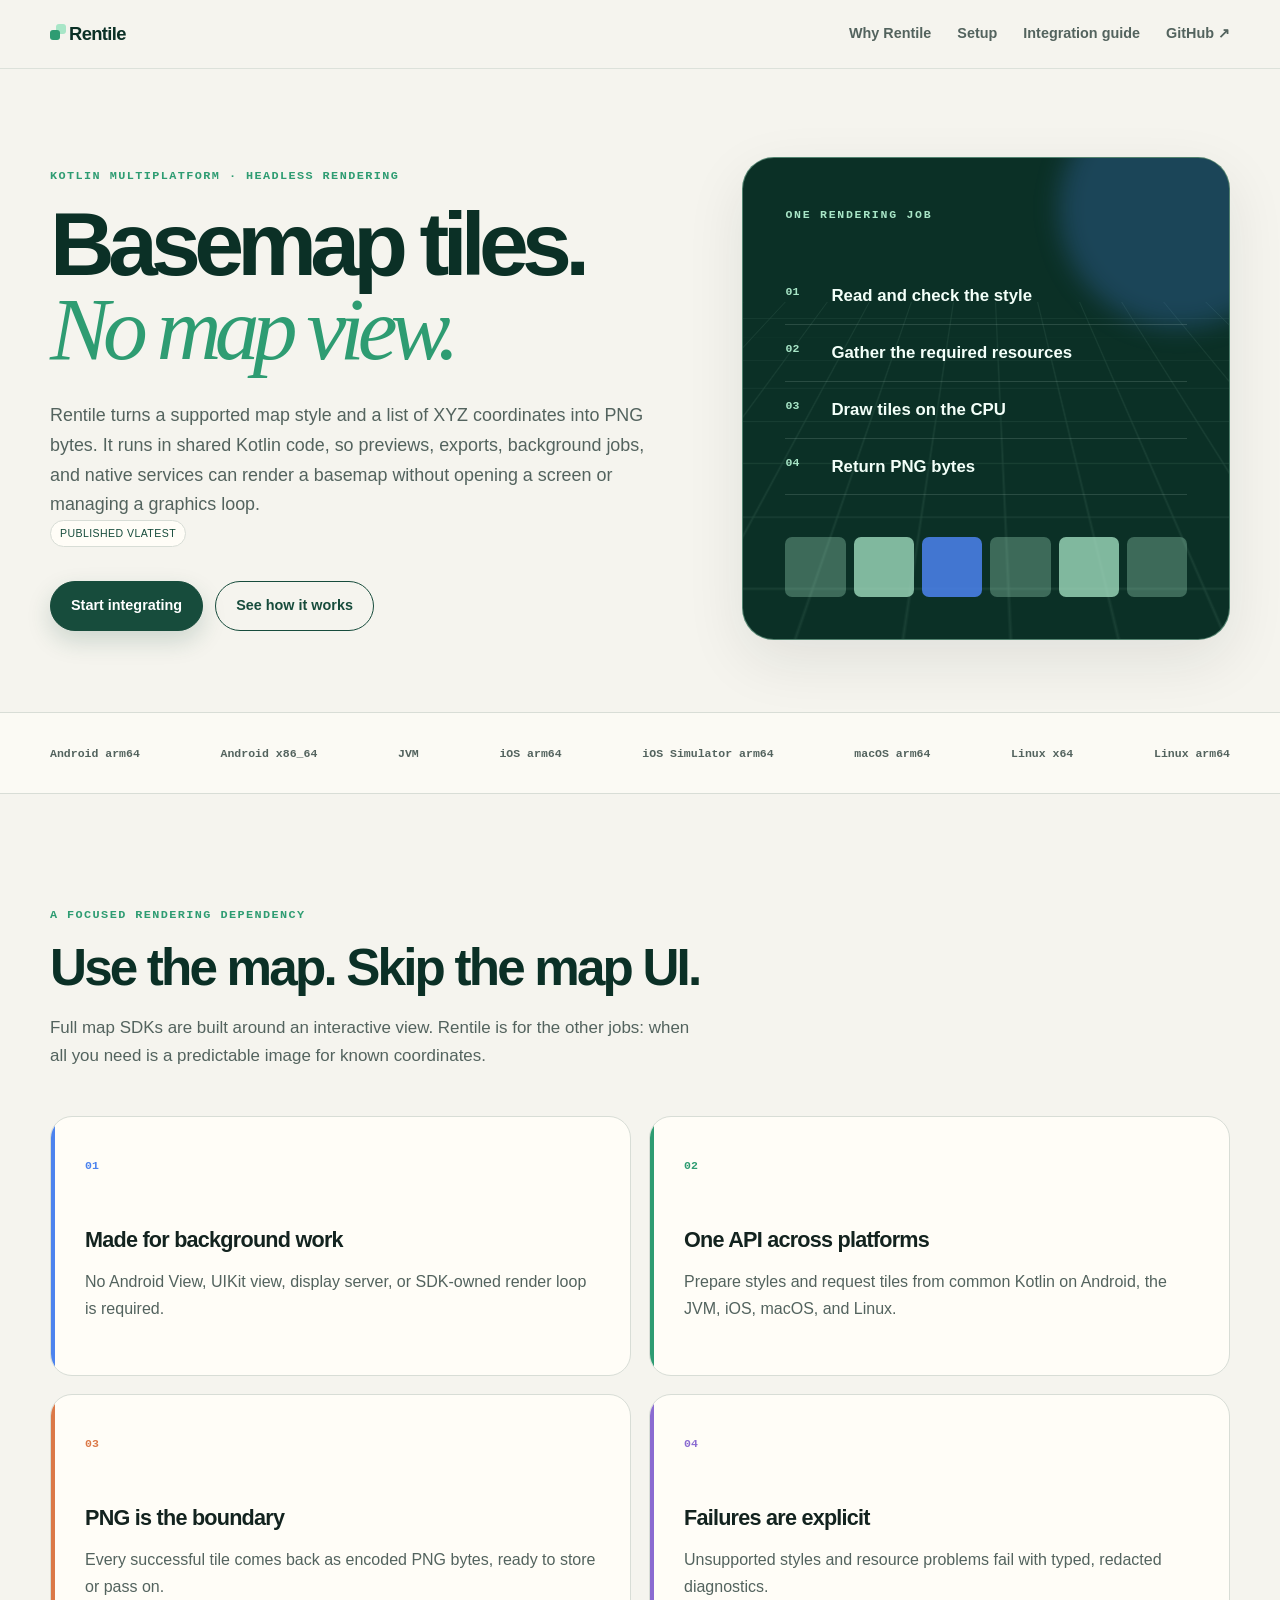
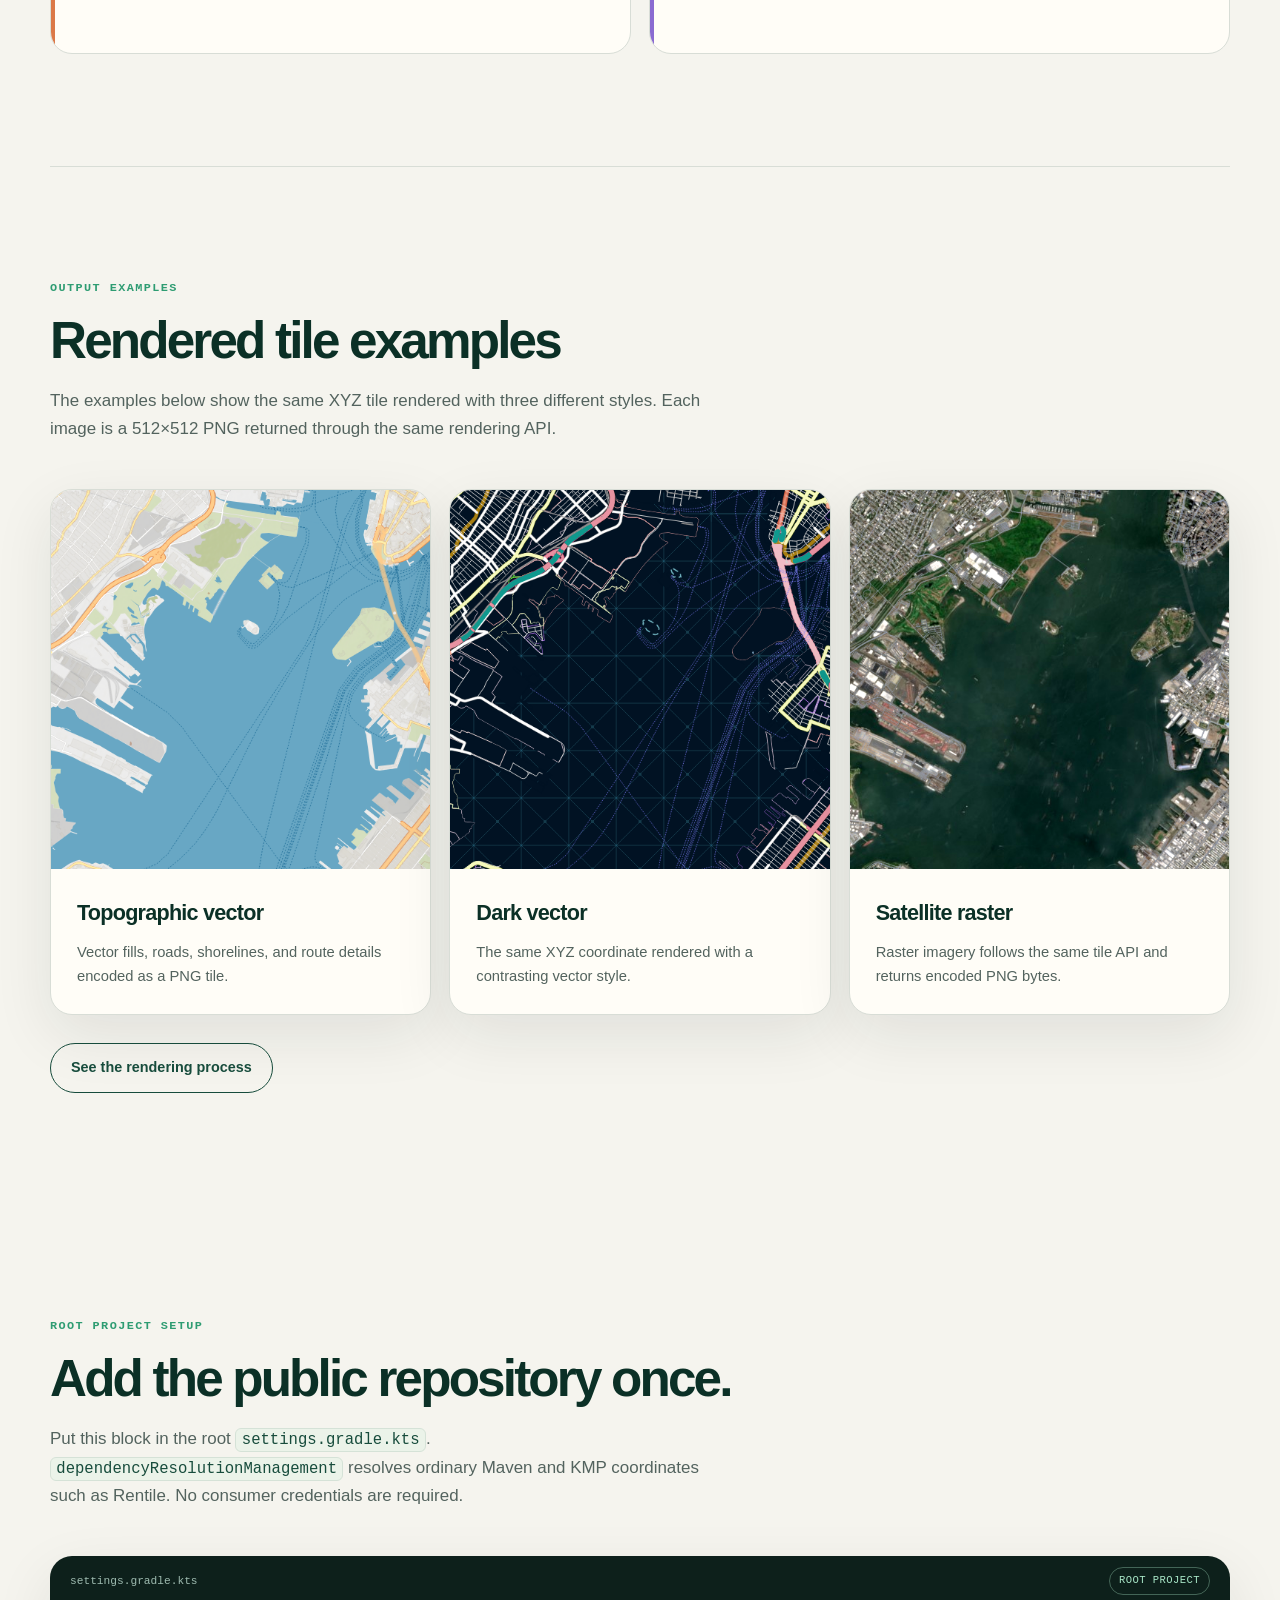
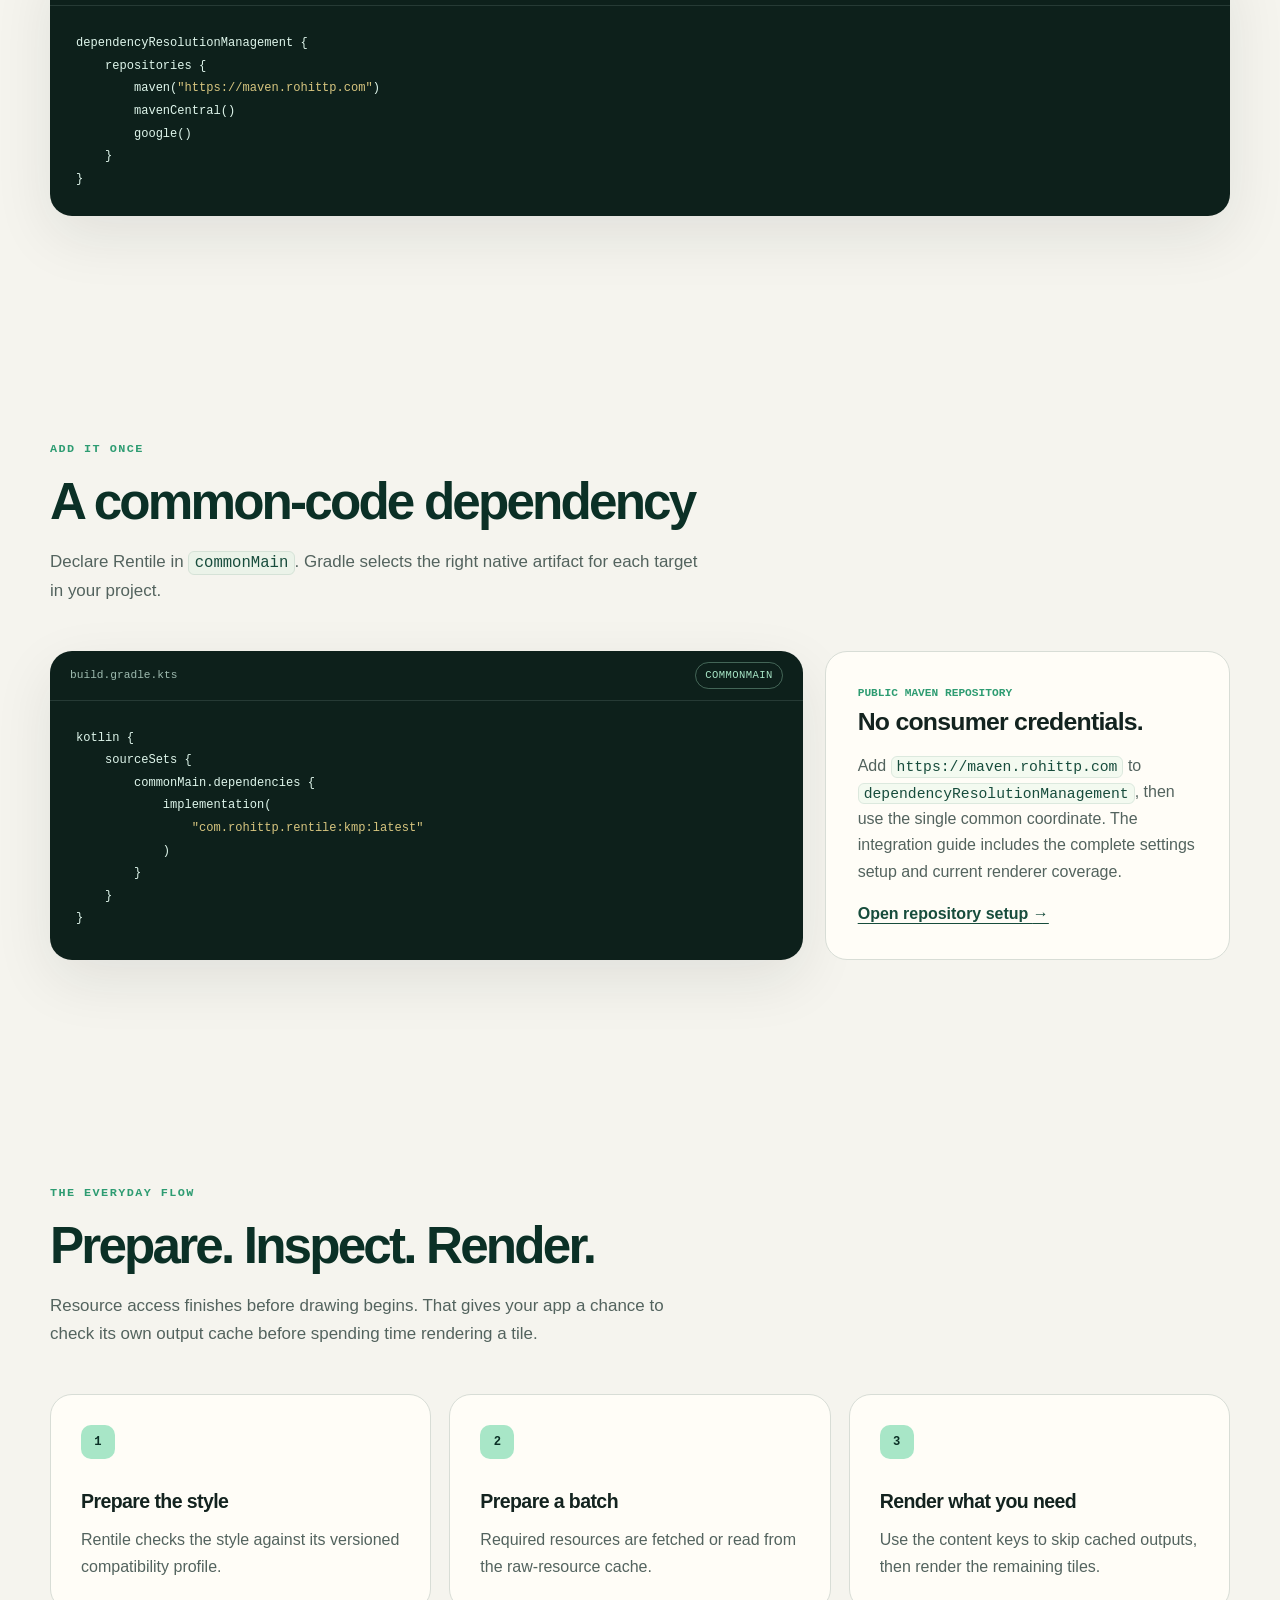
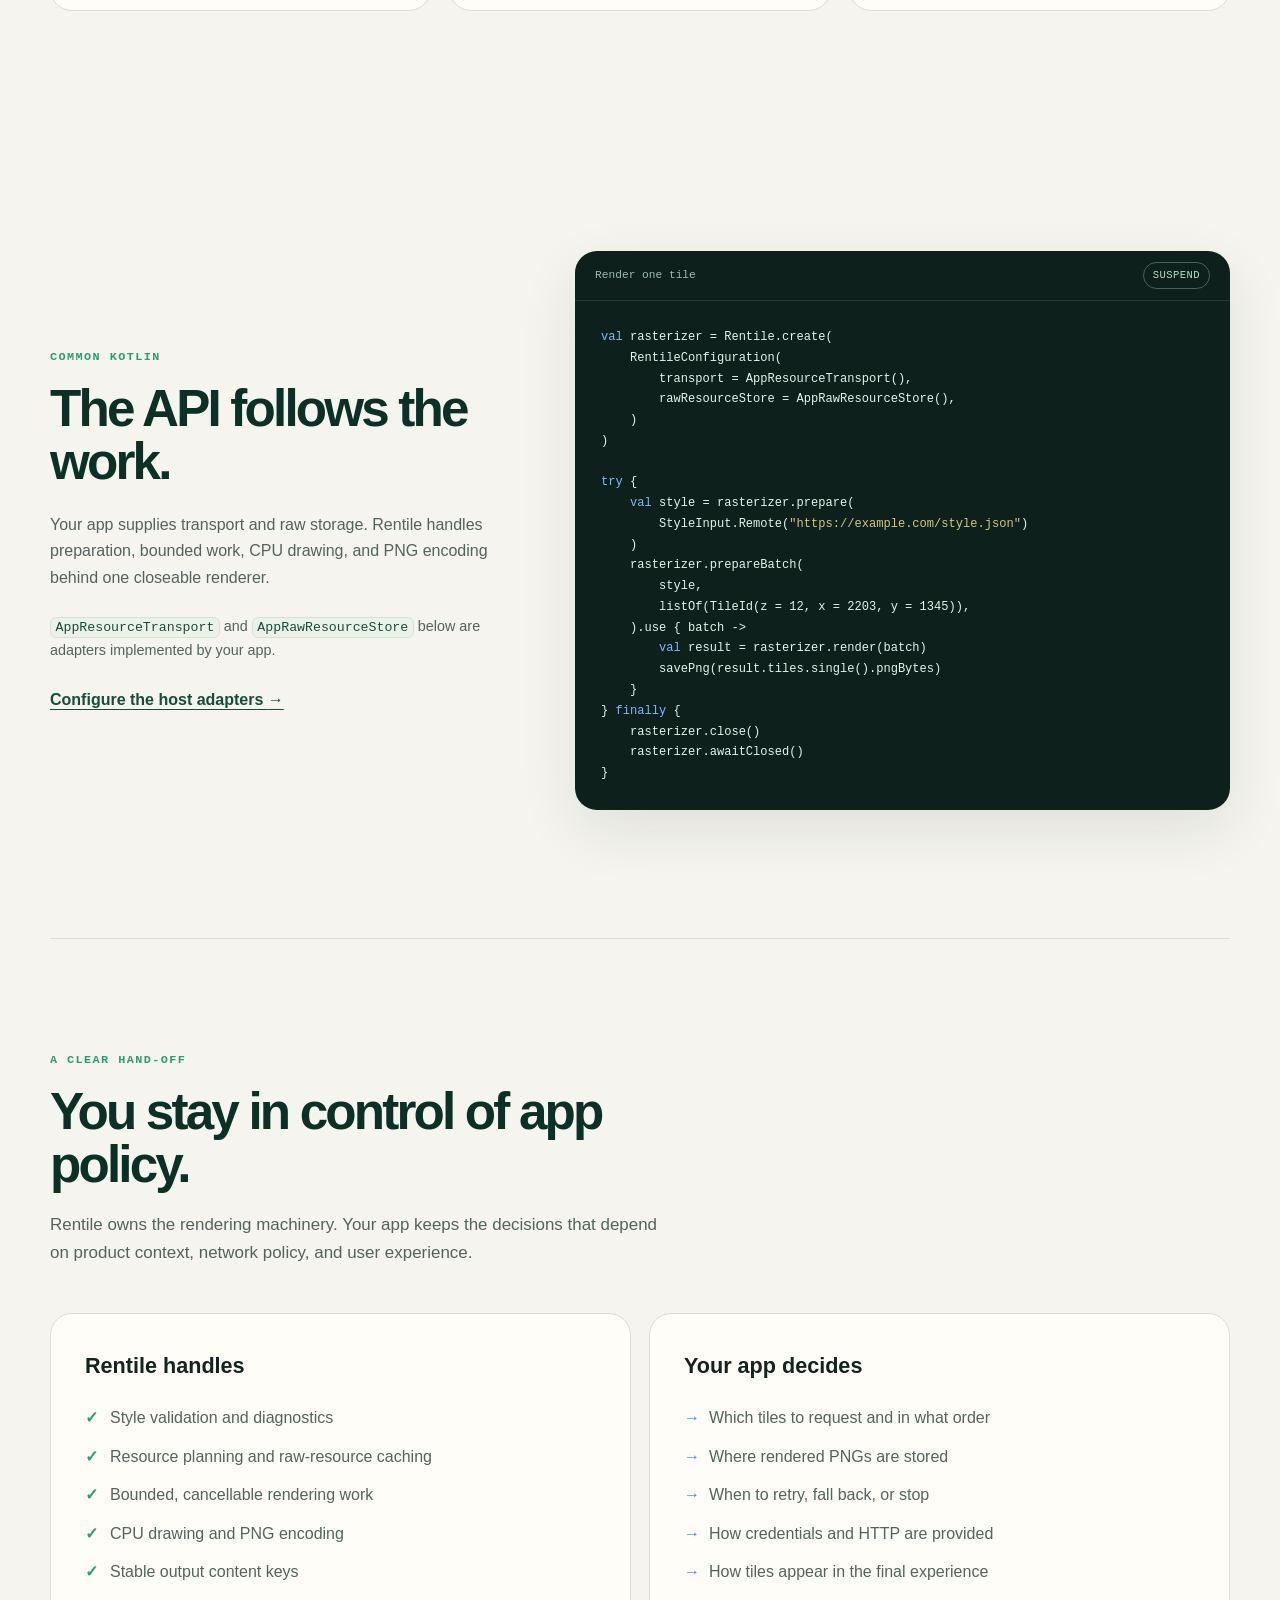
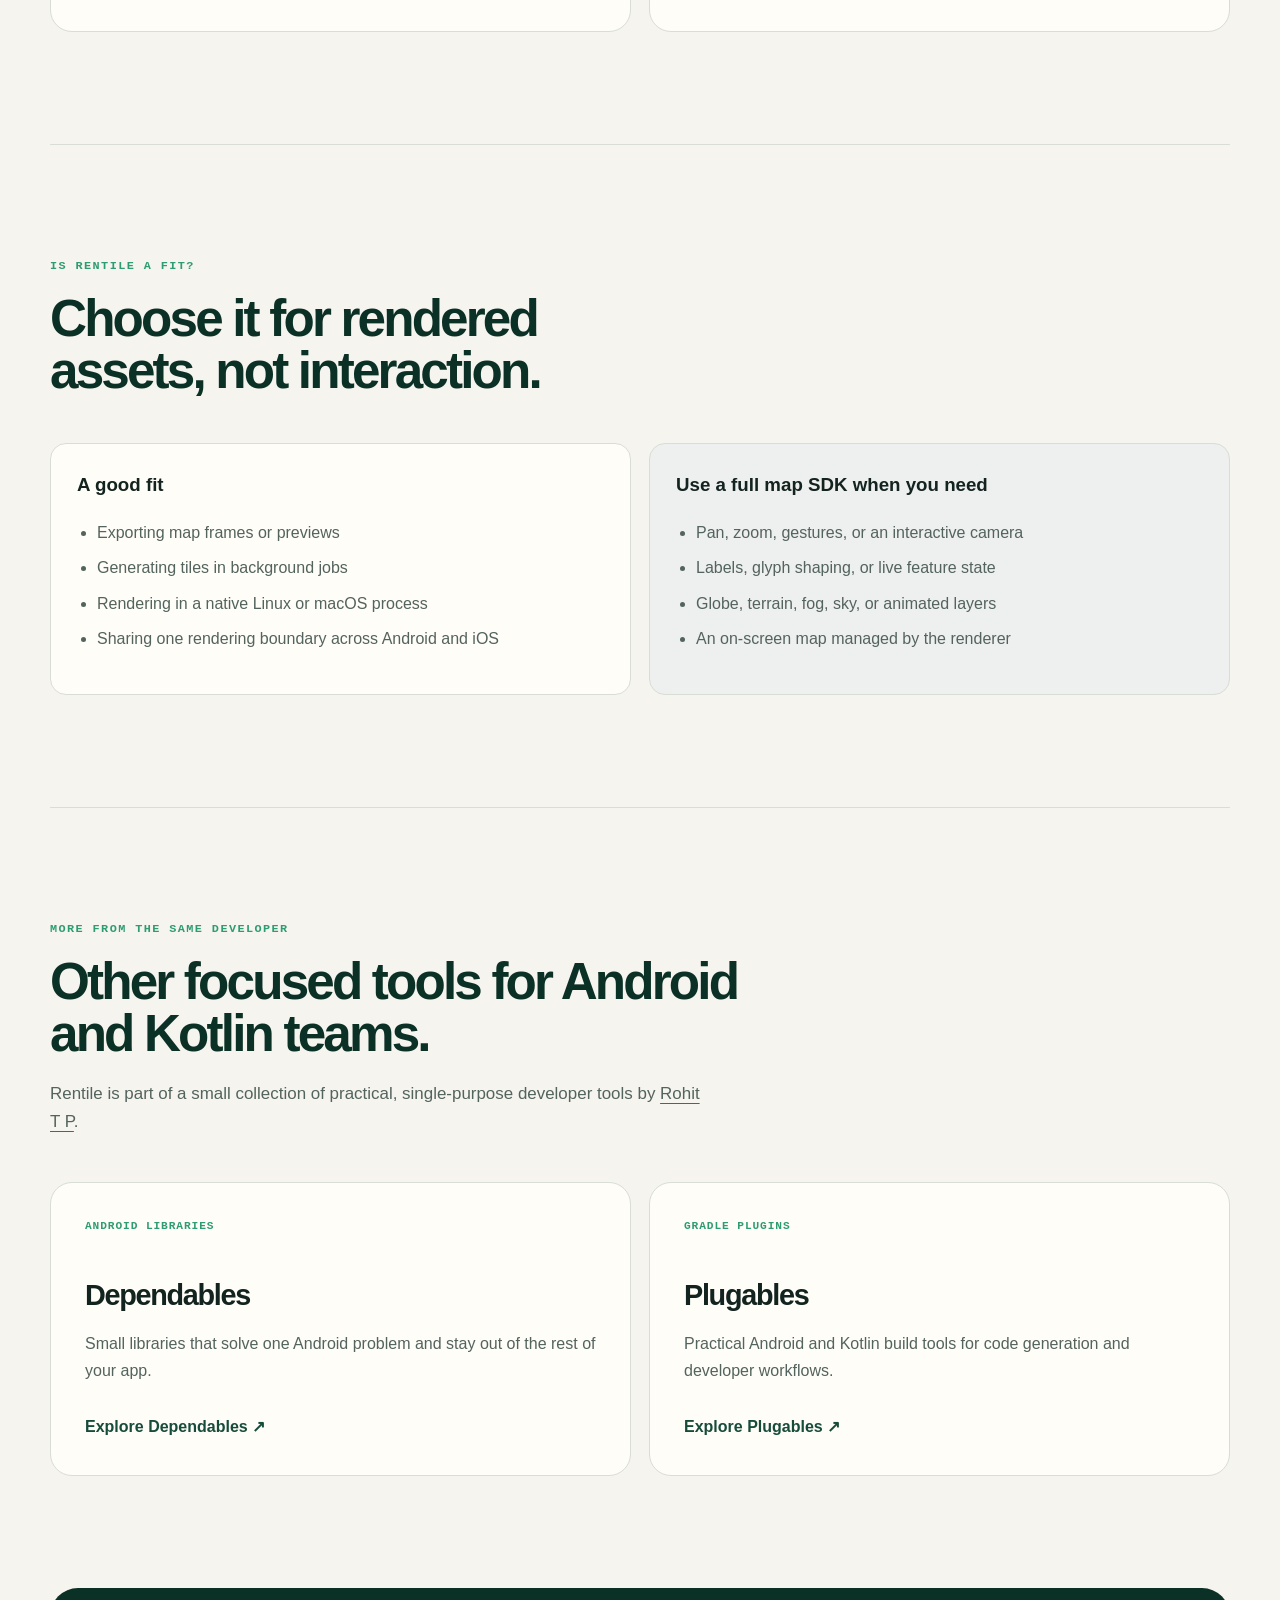
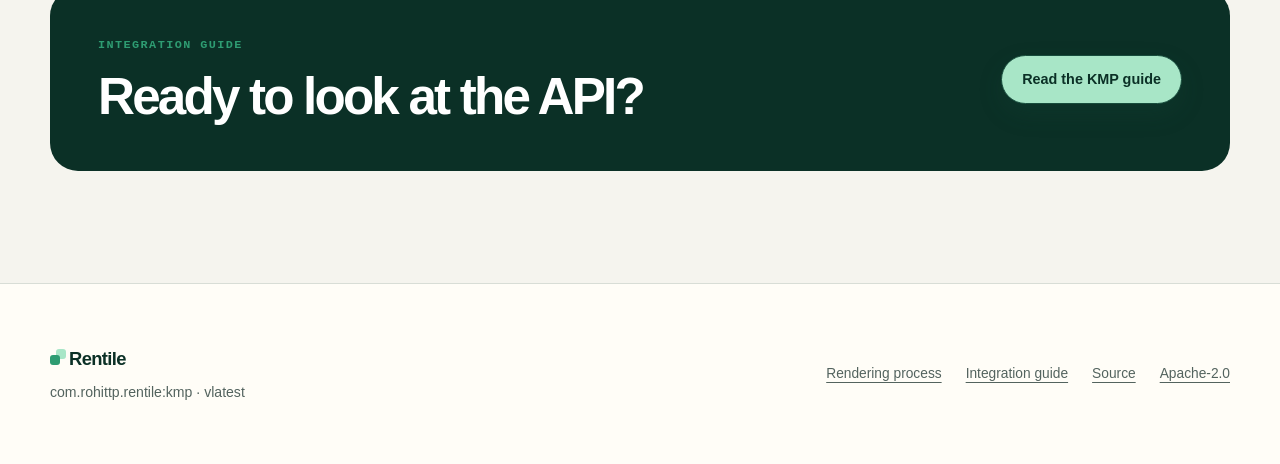
<file: docs/index.html>
<!DOCTYPE html>
<html lang="en">
<head>
  <meta charset="UTF-8" />
  <meta name="viewport" content="width=device-width, initial-scale=1.0" />
  <title>Rentile — Headless basemap tiles for Kotlin Multiplatform</title>
  <meta name="description" content="Render supported map styles into PNG basemap tiles from shared Kotlin code, without a map view or platform render loop." />
  <meta name="theme-color" content="#0b3026" />
  <link rel="canonical" href="https://rohittp.com/rentile/" />
  <link rel="stylesheet" href="style.css" />

  <meta property="og:type" content="website" />
  <meta property="og:site_name" content="Rentile" />
  <meta property="og:title" content="Rentile — Basemap tiles, without the map view" />
  <meta property="og:description" content="A headless Kotlin Multiplatform renderer for turning supported map styles and XYZ coordinates into PNG bytes." />
  <meta property="og:url" content="https://rohittp.com/rentile/" />
  <meta property="og:image" content="https://rohittp.com/rentile/og.png" />
  <meta property="og:image:alt" content="Rentile — Basemap tiles. No map view." />
  <meta name="twitter:card" content="summary_large_image" />
  <meta name="twitter:title" content="Rentile — Basemap tiles, without the map view" />
  <meta name="twitter:description" content="Supported map styles and XYZ coordinates in. PNG bytes out." />
  <meta name="twitter:image" content="https://rohittp.com/rentile/og.png" />

  <script type="application/ld+json">
  {
    "@context": "https://schema.org",
    "@type": "SoftwareSourceCode",
    "name": "Rentile",
    "description": "A headless Kotlin Multiplatform basemap tile rasterizer.",
    "codeRepository": "https://github.com/rohittp0/rentile",
    "url": "https://rohittp.com/rentile/",
    "programmingLanguage": "Kotlin",
    "license": "https://www.apache.org/licenses/LICENSE-2.0",
    "author": {
      "@type": "Person",
      "name": "Rohit T P",
      "url": "https://rohittp.com"
    }
  }
  </script>
</head>
<body>
  <nav class="site-nav" aria-label="Primary navigation">
    <div class="nav-inner">
      <a class="nav-brand" href="index.html" aria-current="page">Rentile</a>
      <div class="nav-links">
        <a href="#why-rentile">Why Rentile</a>
        <a href="#common-setup">Setup</a>
        <a href="kmp.html">Integration guide</a>
        <a href="https://github.com/rohittp0/rentile" target="_blank" rel="noopener noreferrer">GitHub <span aria-hidden="true">↗</span></a>
      </div>
    </div>
  </nav>

  <main>
    <section class="hero shell">
      <div class="hero-copy">
        <p class="eyebrow">Kotlin Multiplatform · Headless rendering</p>
        <h1>Basemap tiles.<br /><em>No map view.</em></h1>
        <p class="hero-lead">
          Rentile turns a supported map style and a list of XYZ coordinates into PNG bytes.
          It runs in shared Kotlin code, so previews, exports, background jobs, and native
          services can render a basemap without opening a screen or managing a graphics loop.
        </p>
        <div class="tag-row">
          <span class="tag">Published v<span data-maven-version="kmp">latest</span></span>
        </div>
        <div class="hero-actions">
          <a class="button primary" href="kmp.html#install">Start integrating</a>
          <a class="button secondary" href="#how-it-works">See how it works</a>
        </div>
      </div>

      <div class="pipeline-card" aria-label="A style and XYZ coordinates are prepared, rendered, and encoded as PNG tiles">
        <div class="pipeline-grid" aria-hidden="true"></div>
        <div class="pipeline-content">
          <span class="pipeline-label">ONE RENDERING JOB</span>
          <ol>
            <li><span>01</span> Read and check the style</li>
            <li><span>02</span> Gather the required resources</li>
            <li><span>03</span> Draw tiles on the CPU</li>
            <li><span>04</span> Return PNG bytes</li>
          </ol>
          <div class="tile-strip" aria-hidden="true">
            <i></i><i></i><i></i><i></i><i></i><i></i>
          </div>
        </div>
      </div>
    </section>

    <section class="band">
      <div class="shell platform-row" aria-label="Supported platforms">
        <span>Android arm64</span>
        <span>Android x86_64</span>
        <span>JVM</span>
        <span>iOS arm64</span>
        <span>iOS Simulator arm64</span>
        <span>macOS arm64</span>
        <span>Linux x64</span>
        <span>Linux arm64</span>
      </div>
    </section>

    <section class="section shell" id="why-rentile">
      <div class="section-heading">
        <p class="eyebrow">A focused rendering dependency</p>
        <h2>Use the map. Skip the map UI.</h2>
        <p>
          Full map SDKs are built around an interactive view. Rentile is for the other jobs:
          when all you need is a predictable image for known coordinates.
        </p>
      </div>

      <div class="feature-grid">
        <article class="feature-card accent-blue">
          <span class="feature-index">01</span>
          <h3>Made for background work</h3>
          <p>No Android View, UIKit view, display server, or SDK-owned render loop is required.</p>
        </article>
        <article class="feature-card accent-green">
          <span class="feature-index">02</span>
          <h3>One API across platforms</h3>
          <p>Prepare styles and request tiles from common Kotlin on Android, the JVM, iOS, macOS, and Linux.</p>
        </article>
        <article class="feature-card accent-orange">
          <span class="feature-index">03</span>
          <h3>PNG is the boundary</h3>
          <p>Every successful tile comes back as encoded PNG bytes, ready to store or pass on.</p>
        </article>
        <article class="feature-card accent-purple">
          <span class="feature-index">04</span>
          <h3>Failures are explicit</h3>
          <p>Unsupported styles and resource problems fail with typed, redacted diagnostics.</p>
        </article>
      </div>
    </section>

    <section class="section shell output-section" id="rendered-output">
      <div class="section-heading">
        <p class="eyebrow">Output examples</p>
        <h2>Rendered tile examples</h2>
        <p>
          The examples below show the same XYZ tile rendered with three different styles.
          Each image is a 512×512 PNG returned through the same rendering API.
        </p>
      </div>

      <div class="render-grid">
        <figure class="render-card">
          <img
            src="examples/topo-z12-1205-1540.png"
            width="512"
            height="512"
            loading="lazy"
            alt="Topographic vector basemap tile around New York Harbor"
          />
          <figcaption>
            <h3>Topographic vector</h3>
            <p>Vector fills, roads, shorelines, and route details encoded as a PNG tile.</p>
          </figcaption>
        </figure>

        <figure class="render-card">
          <img
            src="examples/glow-z12-1205-1540.png"
            width="512"
            height="512"
            loading="lazy"
            alt="Dark vector basemap tile around New York Harbor"
          />
          <figcaption>
            <h3>Dark vector</h3>
            <p>The same XYZ coordinate rendered with a contrasting vector style.</p>
          </figcaption>
        </figure>

        <figure class="render-card">
          <img
            src="examples/satellite-z12-1205-1540.png"
            width="512"
            height="512"
            loading="lazy"
            alt="Satellite raster basemap tile around New York Harbor"
          />
          <figcaption>
            <h3>Satellite raster</h3>
            <p>Raster imagery follows the same tile API and returns encoded PNG bytes.</p>
          </figcaption>
        </figure>
      </div>

      <div class="render-actions">
        <a class="button secondary" href="rendering.html">See the rendering process</a>
      </div>
    </section>

    <section class="section shell" id="common-setup">
      <div class="section-heading">
        <p class="eyebrow">Root project setup</p>
        <h2>Add the public repository once.</h2>
        <p>
          Put this block in the root <code>settings.gradle.kts</code>.
          <code>dependencyResolutionManagement</code> resolves ordinary Maven and KMP
          coordinates such as Rentile. No consumer credentials are required.
        </p>
      </div>

      <div class="code-card">
        <div class="code-head">
          <span>settings.gradle.kts</span>
          <span class="status-pill">root project</span>
        </div>
        <pre><code>dependencyResolutionManagement {
    repositories {
        maven(<span class="str">"https://maven.rohittp.com"</span>)
        mavenCentral()
        google()
    }
}</code></pre>
      </div>
    </section>

    <section class="section shell" id="install">
      <div class="section-heading">
        <p class="eyebrow">Add it once</p>
        <h2>A common-code dependency</h2>
        <p>
          Declare Rentile in <code>commonMain</code>. Gradle selects the right native artifact
          for each target in your project.
        </p>
      </div>

      <div class="install-grid">
        <div class="code-card">
          <div class="code-head">
            <span>build.gradle.kts</span>
            <span class="status-pill">commonMain</span>
          </div>
          <pre><code>kotlin {
    sourceSets {
        commonMain.dependencies {
            implementation(
                <span class="str">"com.rohittp.rentile:kmp:<span data-maven-version="kmp">latest</span>"</span>
            )
        }
    }
}</code></pre>
        </div>

        <aside class="status-card">
          <p class="note-kicker">Public Maven repository</p>
          <h3>No consumer credentials.</h3>
          <p>
            Add <code>https://maven.rohittp.com</code> to
            <code>dependencyResolutionManagement</code>, then use the single common coordinate.
            The integration guide includes the complete settings setup and current renderer coverage.
          </p>
          <a href="kmp.html#install">Open repository setup <span aria-hidden="true">→</span></a>
        </aside>
      </div>
    </section>

    <section class="section shell" id="how-it-works">
      <div class="section-heading compact">
        <p class="eyebrow">The everyday flow</p>
        <h2>Prepare. Inspect. Render.</h2>
        <p>
          Resource access finishes before drawing begins. That gives your app a chance to
          check its own output cache before spending time rendering a tile.
        </p>
      </div>

      <div class="steps-grid">
        <article class="step-card">
          <span>1</span>
          <h3>Prepare the style</h3>
          <p>Rentile checks the style against its versioned compatibility profile.</p>
        </article>
        <article class="step-card">
          <span>2</span>
          <h3>Prepare a batch</h3>
          <p>Required resources are fetched or read from the raw-resource cache.</p>
        </article>
        <article class="step-card">
          <span>3</span>
          <h3>Render what you need</h3>
          <p>Use the content keys to skip cached outputs, then render the remaining tiles.</p>
        </article>
      </div>
    </section>

    <section class="section shell contract-section">
      <div class="contract-copy">
        <p class="eyebrow">Common Kotlin</p>
        <h2>The API follows the work.</h2>
        <p>
          Your app supplies transport and raw storage. Rentile handles preparation,
          bounded work, CPU drawing, and PNG encoding behind one closeable renderer.
        </p>
        <p class="example-note">
          <code>AppResourceTransport</code> and <code>AppRawResourceStore</code> below are
          adapters implemented by your app.
        </p>
        <a class="text-link" href="kmp.html#configure">Configure the host adapters <span aria-hidden="true">→</span></a>
      </div>

      <div class="code-card code-card-large">
        <div class="code-head"><span>Render one tile</span><span class="status-pill">suspend</span></div>
        <pre><code><span class="kw">val</span> rasterizer = Rentile.create(
    RentileConfiguration(
        transport = AppResourceTransport(),
        rawResourceStore = AppRawResourceStore(),
    )
)

<span class="kw">try</span> {
    <span class="kw">val</span> style = rasterizer.prepare(
        StyleInput.Remote(<span class="str">"https://example.com/style.json"</span>)
    )
    rasterizer.prepareBatch(
        style,
        listOf(TileId(z = 12, x = 2203, y = 1345)),
    ).use { batch -&gt;
        <span class="kw">val</span> result = rasterizer.render(batch)
        savePng(result.tiles.single().pngBytes)
    }
} <span class="kw">finally</span> {
    rasterizer.close()
    rasterizer.awaitClosed()
}</code></pre>
      </div>
    </section>

    <section class="section shell boundaries" id="ownership">
      <div class="section-heading compact">
        <p class="eyebrow">A clear hand-off</p>
        <h2>You stay in control of app policy.</h2>
        <p>
          Rentile owns the rendering machinery. Your app keeps the decisions that depend on
          product context, network policy, and user experience.
        </p>
      </div>
      <div class="ownership-grid">
        <div>
          <h3>Rentile handles</h3>
          <ul class="check-list">
            <li>Style validation and diagnostics</li>
            <li>Resource planning and raw-resource caching</li>
            <li>Bounded, cancellable rendering work</li>
            <li>CPU drawing and PNG encoding</li>
            <li>Stable output content keys</li>
          </ul>
        </div>
        <div>
          <h3>Your app decides</h3>
          <ul class="check-list muted">
            <li>Which tiles to request and in what order</li>
            <li>Where rendered PNGs are stored</li>
            <li>When to retry, fall back, or stop</li>
            <li>How credentials and HTTP are provided</li>
            <li>How tiles appear in the final experience</li>
          </ul>
        </div>
      </div>
    </section>

    <section class="section shell fit-section">
      <div class="section-heading compact">
        <p class="eyebrow">Is Rentile a fit?</p>
        <h2>Choose it for rendered assets, not interaction.</h2>
      </div>
      <div class="two-column-list fit-grid">
        <div>
          <h3>A good fit</h3>
          <ul>
            <li>Exporting map frames or previews</li>
            <li>Generating tiles in background jobs</li>
            <li>Rendering in a native Linux or macOS process</li>
            <li>Sharing one rendering boundary across Android and iOS</li>
          </ul>
        </div>
        <div>
          <h3>Use a full map SDK when you need</h3>
          <ul>
            <li>Pan, zoom, gestures, or an interactive camera</li>
            <li>Labels, glyph shaping, or live feature state</li>
            <li>Globe, terrain, fog, sky, or animated layers</li>
            <li>An on-screen map managed by the renderer</li>
          </ul>
        </div>
      </div>
    </section>

    <section class="section shell related-projects" id="related-projects">
      <div class="section-heading">
        <p class="eyebrow">More from the same developer</p>
        <h2>Other focused tools for Android and Kotlin teams.</h2>
        <p>
          Rentile is part of a small collection of practical, single-purpose developer tools
          by <a href="https://rohittp.com" target="_blank" rel="noopener noreferrer">Rohit T P</a>.
        </p>
      </div>

      <div class="project-grid">
        <a class="project-card" href="https://rohittp.com/dependables/" target="_blank" rel="noopener noreferrer">
          <span class="project-type">Android libraries</span>
          <h3>Dependables</h3>
          <p>Small libraries that solve one Android problem and stay out of the rest of your app.</p>
          <span class="project-link">Explore Dependables <span aria-hidden="true">↗</span></span>
        </a>
        <a class="project-card" href="https://rohittp.com/plugables/" target="_blank" rel="noopener noreferrer">
          <span class="project-type">Gradle plugins</span>
          <h3>Plugables</h3>
          <p>Practical Android and Kotlin build tools for code generation and developer workflows.</p>
          <span class="project-link">Explore Plugables <span aria-hidden="true">↗</span></span>
        </a>
      </div>
    </section>

    <section class="cta shell">
      <div>
        <p class="eyebrow">Integration guide</p>
        <h2>Ready to look at the API?</h2>
      </div>
      <a class="button primary" href="kmp.html">Read the KMP guide</a>
    </section>
  </main>

  <footer class="site-footer">
    <div class="shell footer-inner">
      <div>
        <a class="footer-brand" href="index.html">Rentile</a>
        <p class="footer-meta">
          com.rohittp.rentile:kmp ·
          v<span data-maven-version="kmp">latest</span>
        </p>
      </div>
      <div class="footer-links">
        <a href="rendering.html">Rendering process</a>
        <a href="kmp.html">Integration guide</a>
        <a href="https://github.com/rohittp0/rentile" target="_blank" rel="noopener noreferrer">Source</a>
        <a href="https://www.apache.org/licenses/LICENSE-2.0" target="_blank" rel="noopener noreferrer">Apache-2.0</a>
      </div>
    </div>
  </footer>
  <script src="versions.js" defer></script>
</body>
</html>
</file>
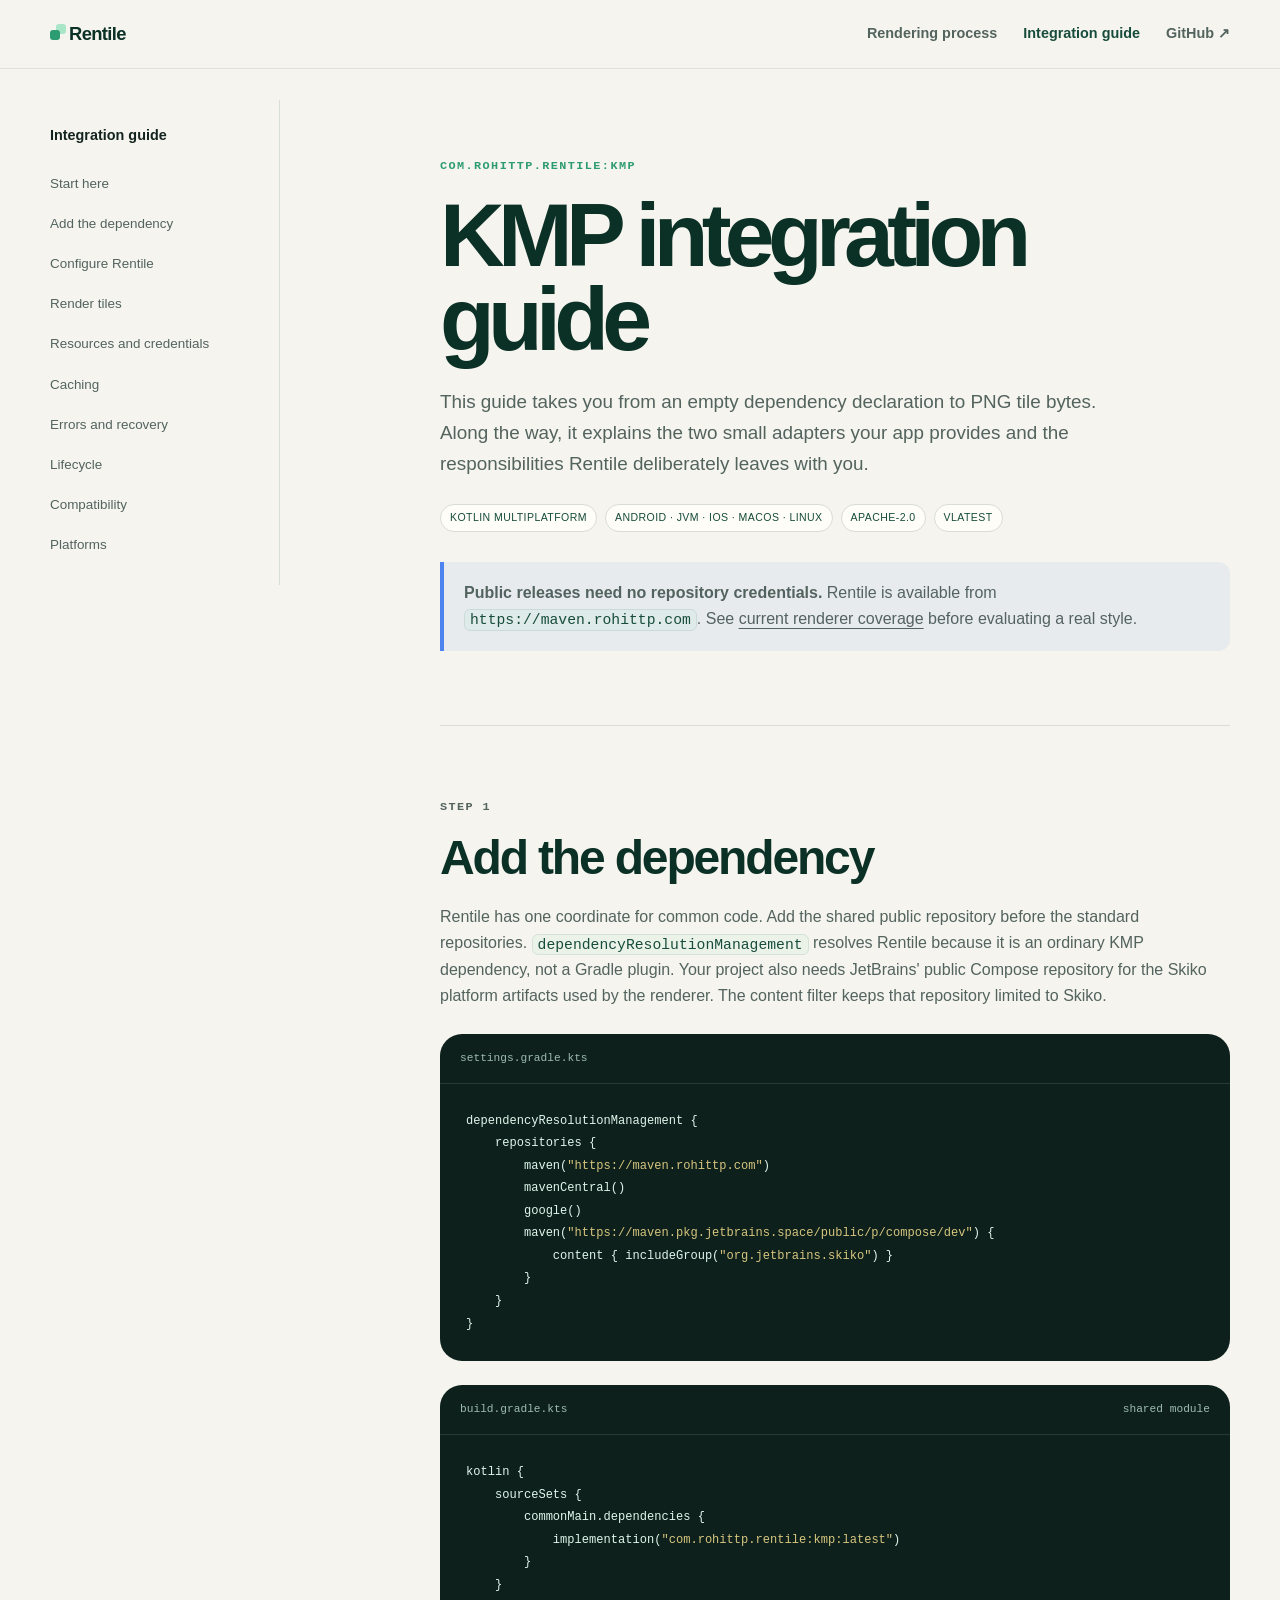
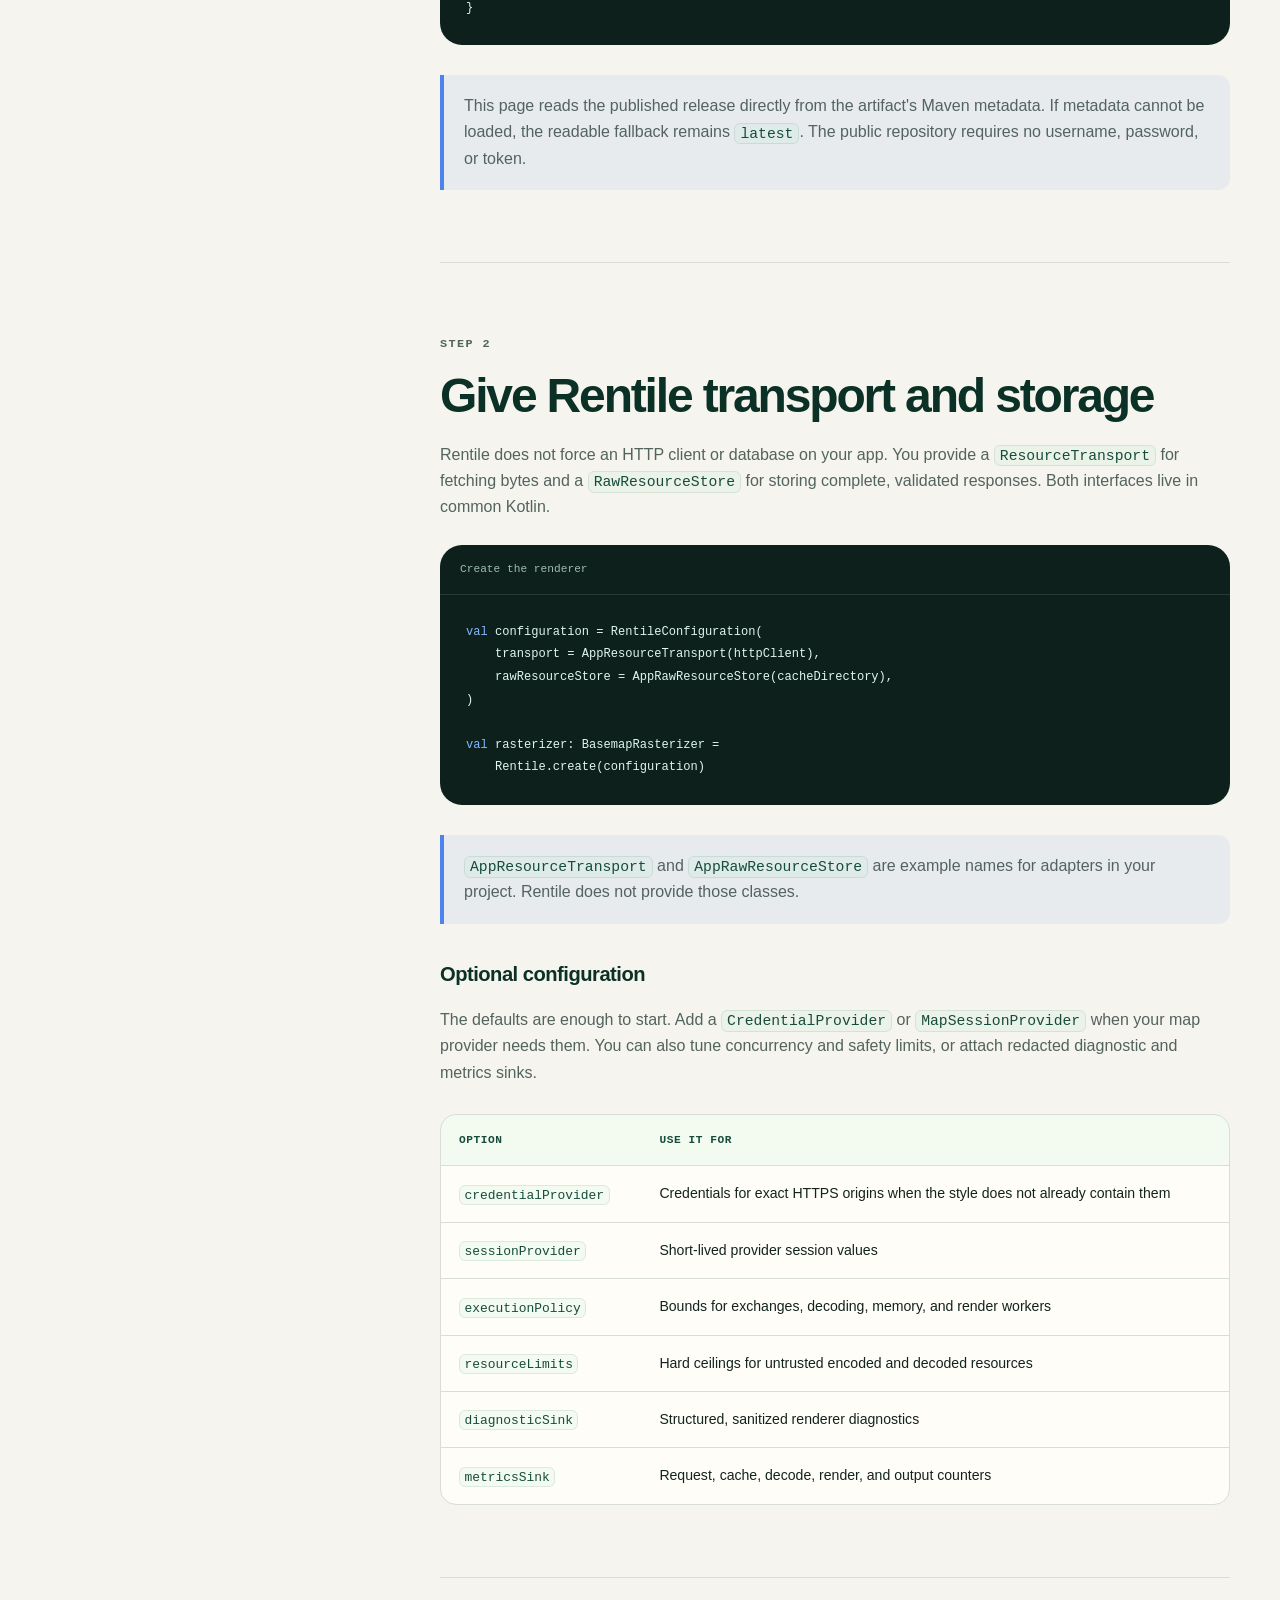
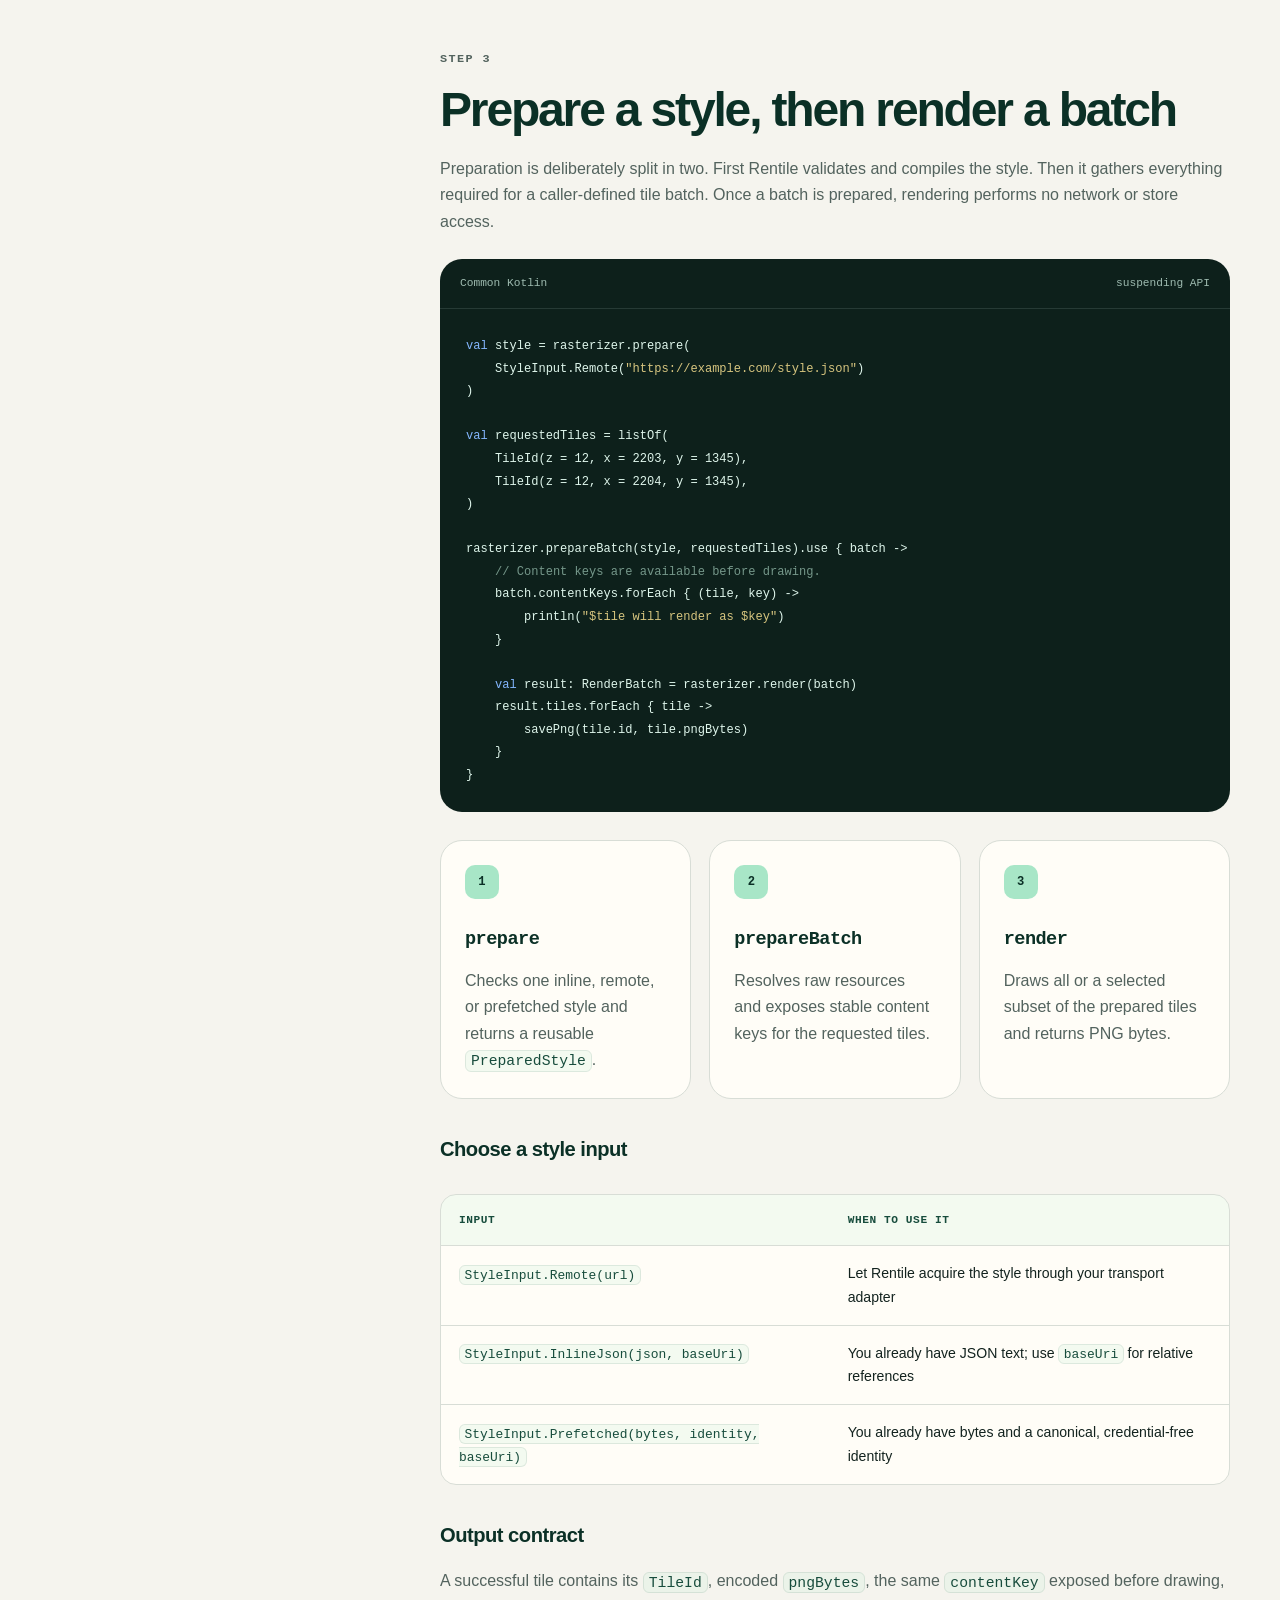
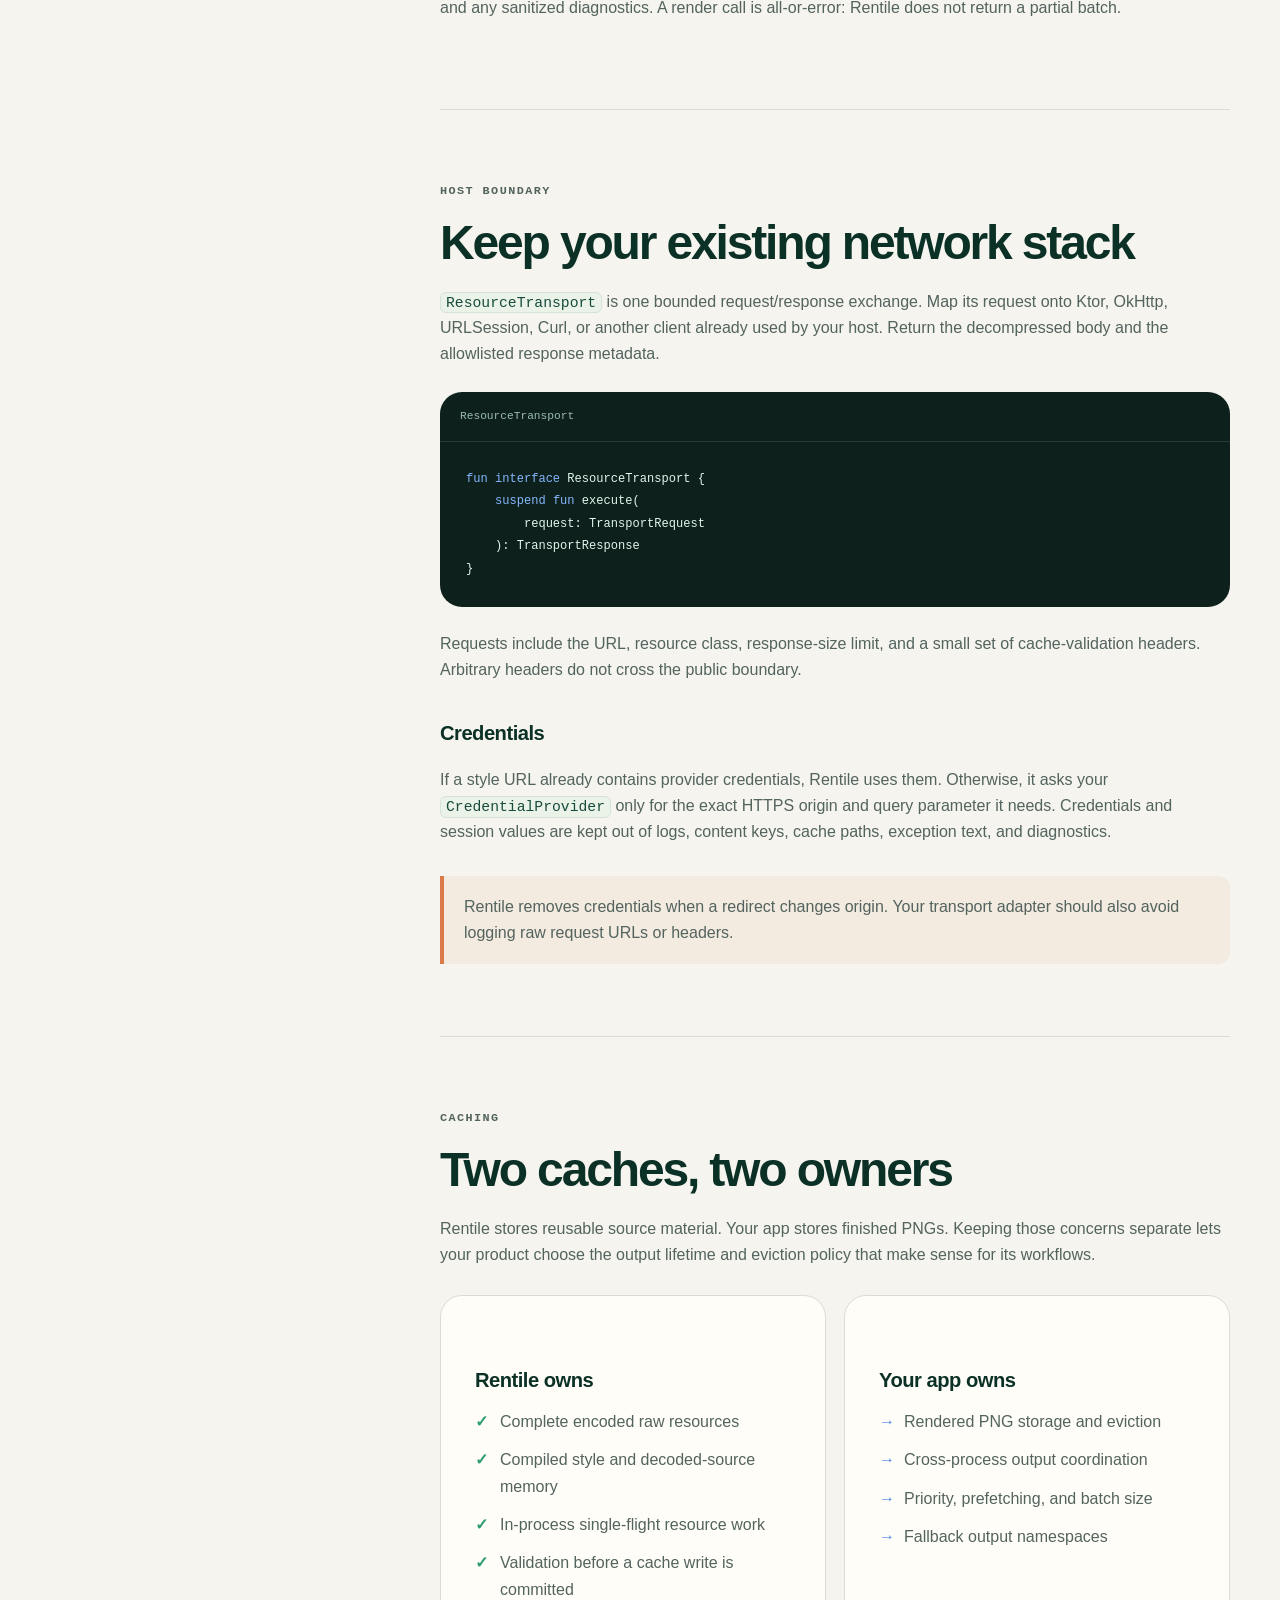
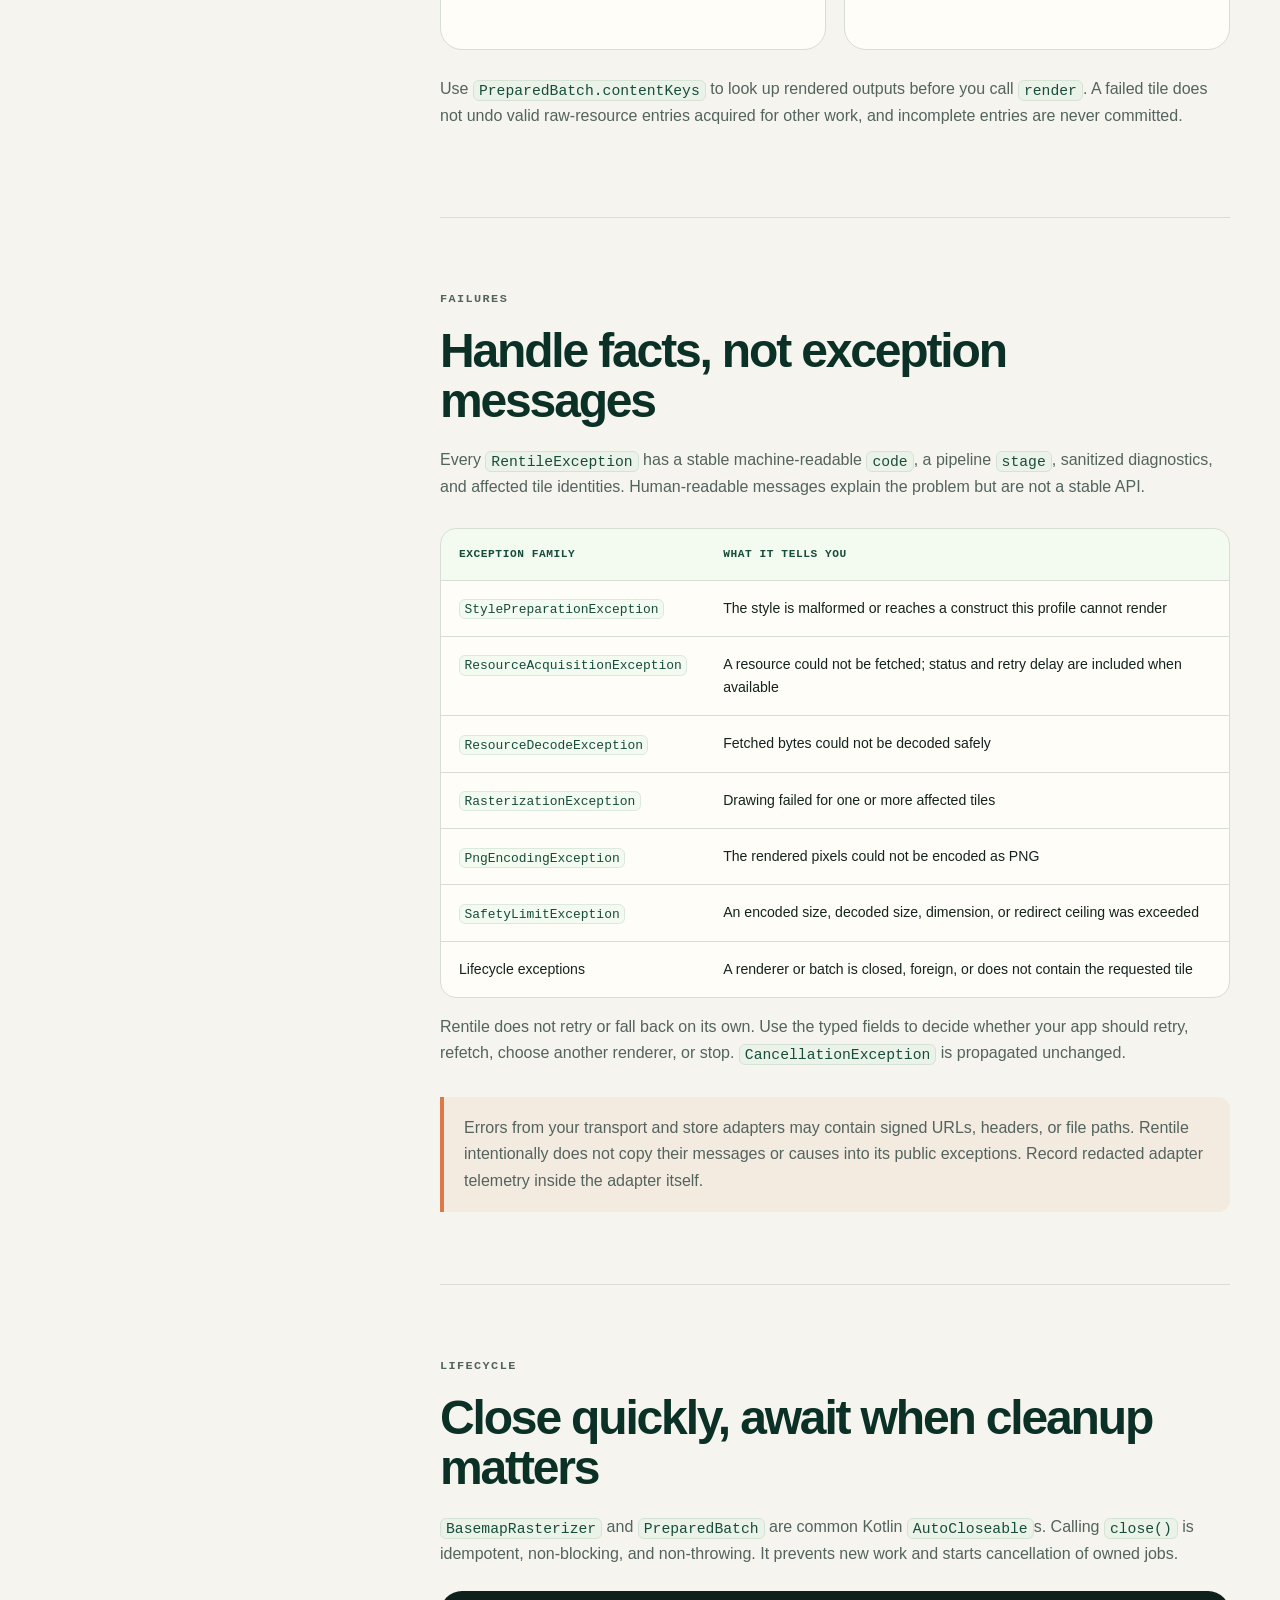
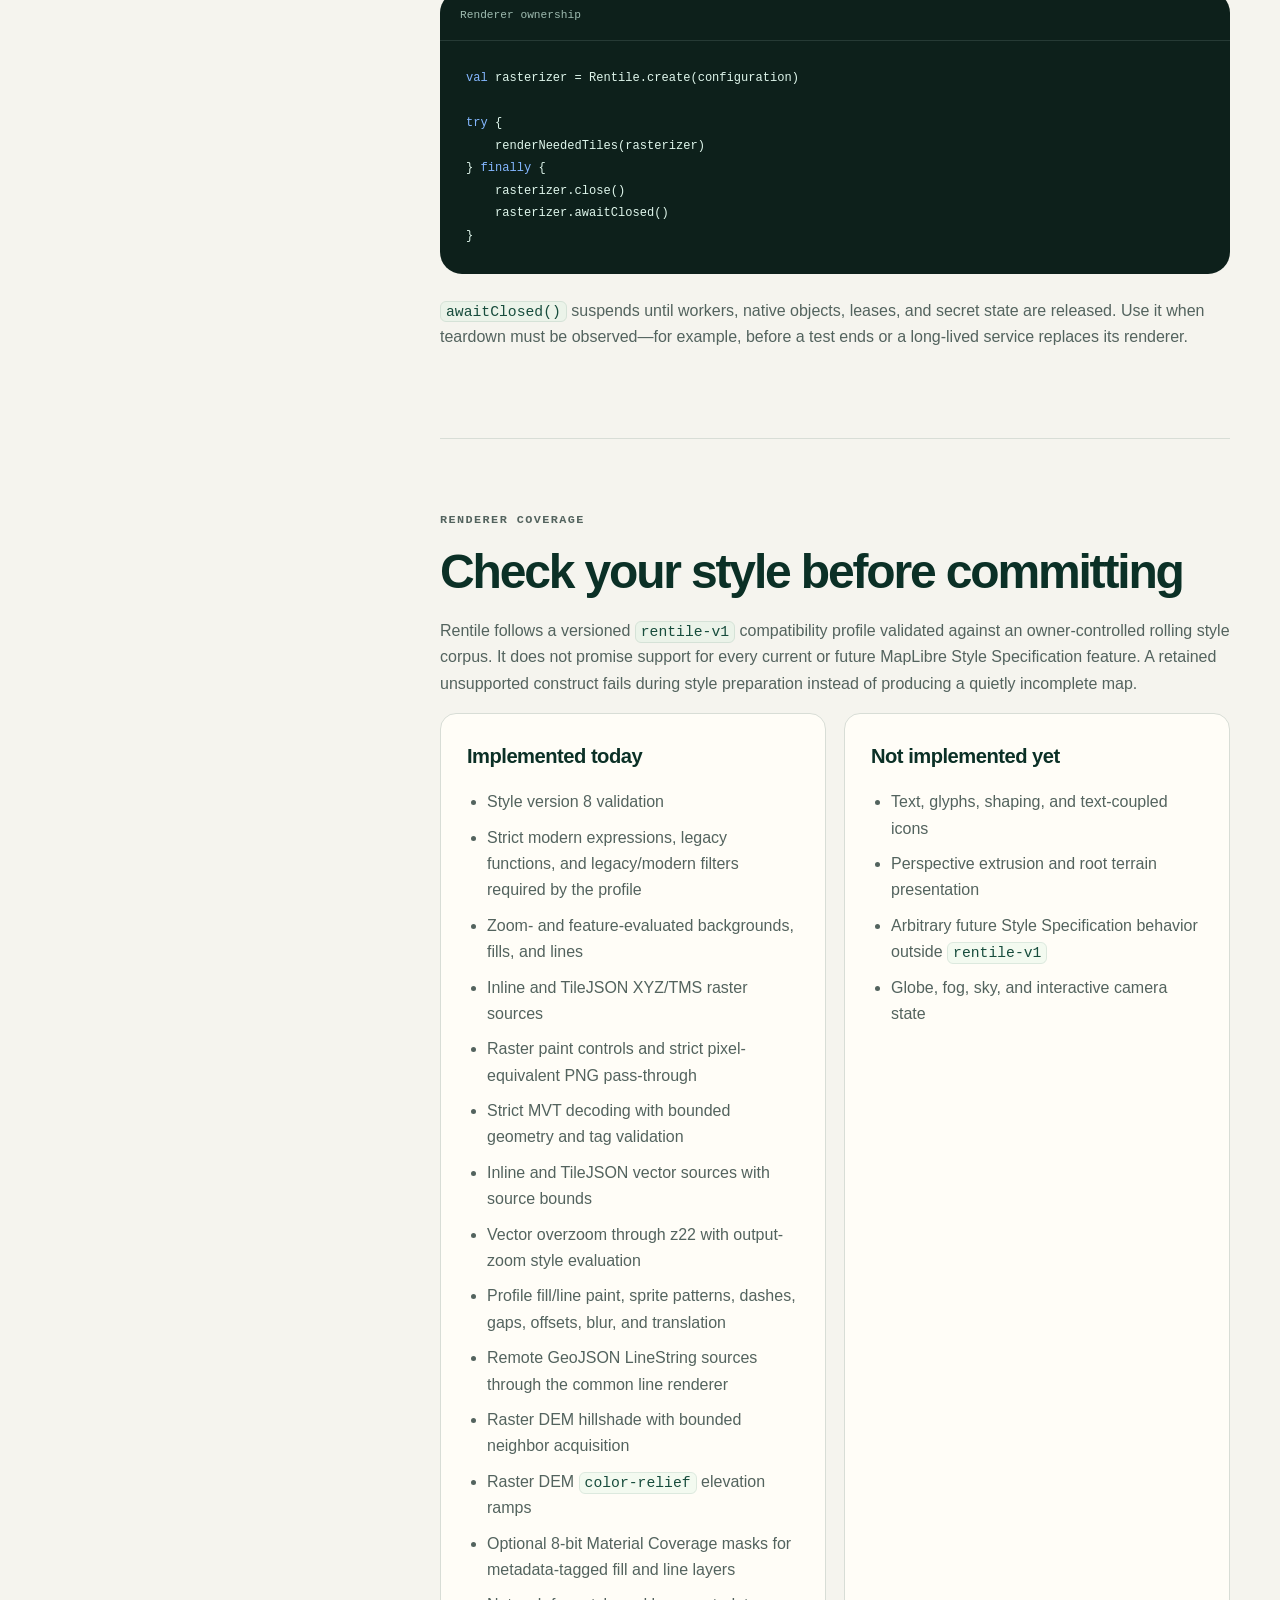
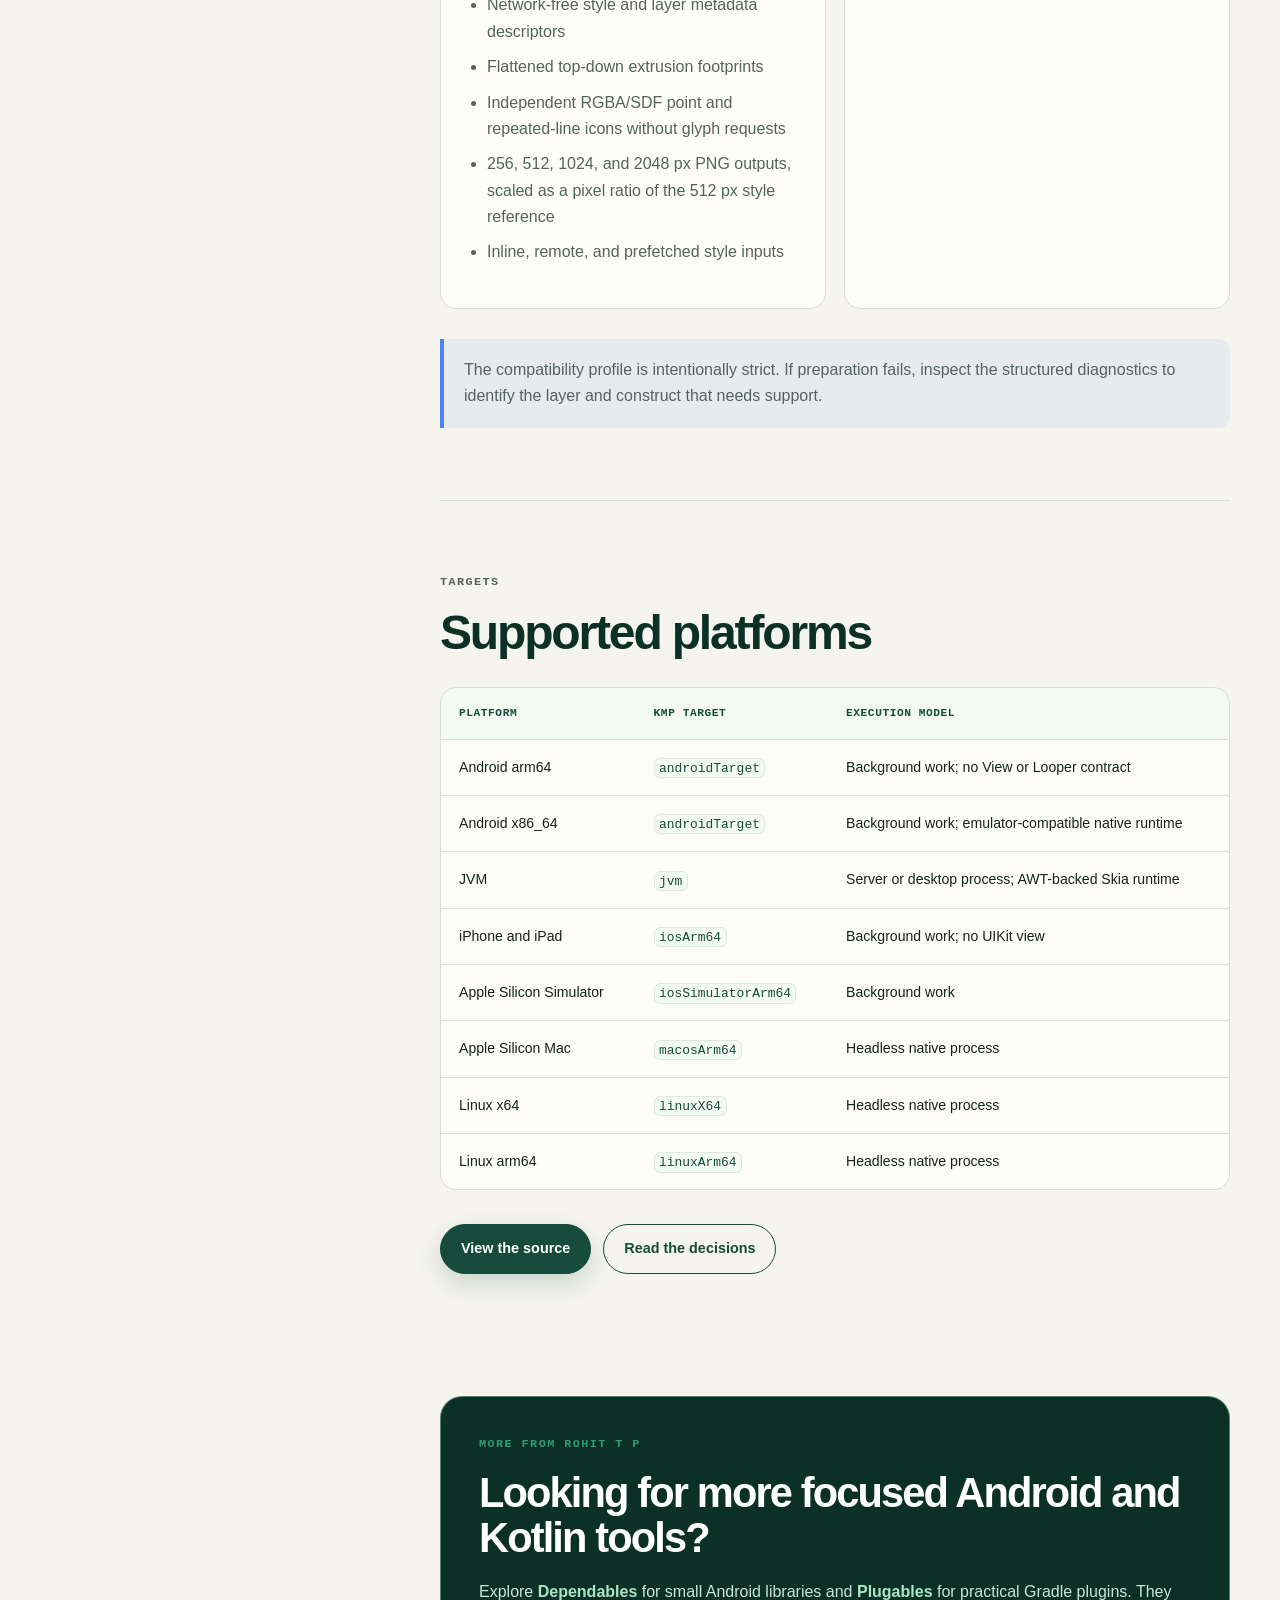
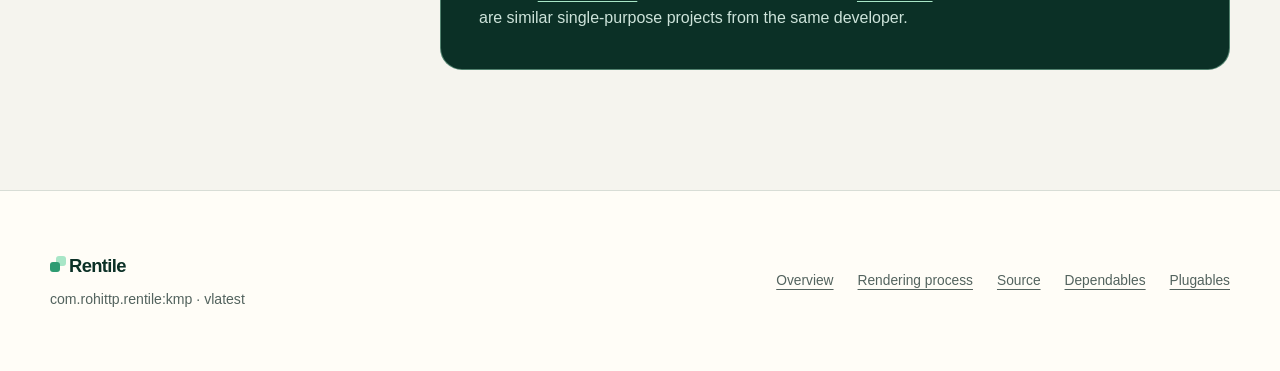
<file: docs/kmp.html>
<!DOCTYPE html>
<html lang="en">
<head>
  <meta charset="UTF-8" />
  <meta name="viewport" content="width=device-width, initial-scale=1.0" />
  <title>KMP integration guide — Rentile</title>
  <meta name="description" content="Add Rentile to a Kotlin Multiplatform project, provide the host adapters, render XYZ tiles, and handle caching, errors, and lifecycle." />
  <meta name="theme-color" content="#0b3026" />
  <link rel="canonical" href="https://rohittp.com/rentile/kmp.html" />
  <link rel="stylesheet" href="style.css" />
  <meta property="og:type" content="article" />
  <meta property="og:site_name" content="Rentile" />
  <meta property="og:title" content="KMP integration guide — Rentile" />
  <meta property="og:description" content="Add Rentile, provide two host adapters, and render XYZ basemap tiles into PNG bytes from common Kotlin." />
  <meta property="og:url" content="https://rohittp.com/rentile/kmp.html" />
  <meta property="og:image" content="https://rohittp.com/rentile/og.png" />
  <meta property="og:image:alt" content="Rentile — Basemap tiles. No map view." />
  <meta name="twitter:card" content="summary_large_image" />
  <meta name="twitter:title" content="KMP integration guide — Rentile" />
  <meta name="twitter:description" content="Configure Rentile and render PNG basemap tiles from common Kotlin." />
  <meta name="twitter:image" content="https://rohittp.com/rentile/og.png" />
</head>
<body>
  <nav class="site-nav" aria-label="Primary navigation">
    <div class="nav-inner">
      <a class="nav-brand" href="index.html">Rentile</a>
      <div class="nav-links">
        <a href="rendering.html">Rendering process</a>
        <a class="active" href="kmp.html" aria-current="page">Integration guide</a>
        <a href="https://github.com/rohittp0/rentile" target="_blank" rel="noopener noreferrer">GitHub <span aria-hidden="true">↗</span></a>
      </div>
    </div>
  </nav>

  <main class="docs-shell">
    <aside class="docs-sidebar" aria-label="On this page">
      <p class="sidebar-title">Integration guide</p>
      <a href="#overview">Start here</a>
      <a href="#install">Add the dependency</a>
      <a href="#configure">Configure Rentile</a>
      <a href="#render">Render tiles</a>
      <a href="#resources">Resources and credentials</a>
      <a href="#cache">Caching</a>
      <a href="#errors">Errors and recovery</a>
      <a href="#lifecycle">Lifecycle</a>
      <a href="#compatibility">Compatibility</a>
      <a href="#platforms">Platforms</a>
    </aside>

    <article class="docs-content">
      <header class="docs-header" id="overview">
        <p class="eyebrow">com.rohittp.rentile:kmp</p>
        <h1>KMP integration guide</h1>
        <p class="docs-lead">
          This guide takes you from an empty dependency declaration to PNG tile bytes.
          Along the way, it explains the two small adapters your app provides and the
          responsibilities Rentile deliberately leaves with you.
        </p>
        <div class="tag-row">
          <span class="tag">Kotlin Multiplatform</span>
          <span class="tag">Android · JVM · iOS · macOS · Linux</span>
          <span class="tag">Apache-2.0</span>
          <span class="tag">v<span data-maven-version="kmp">latest</span></span>
        </div>
        <div class="draft-banner">
          <strong>Public releases need no repository credentials.</strong>
          Rentile is available from <code>https://maven.rohittp.com</code>. See
          <a href="#compatibility">current renderer coverage</a> before evaluating a real style.
        </div>
      </header>

      <section class="doc-section" id="install">
        <p class="doc-label">Step 1</p>
        <h2>Add the dependency</h2>
        <p>
          Rentile has one coordinate for common code. Add the shared public repository before
          the standard repositories. <code>dependencyResolutionManagement</code> resolves Rentile
          because it is an ordinary KMP dependency, not a Gradle plugin. Your project also needs
          JetBrains' public Compose repository for the Skiko platform artifacts used by the
          renderer. The content filter keeps that repository limited to Skiko.
        </p>
        <div class="code-card doc-code">
          <div class="code-head"><span>settings.gradle.kts</span></div>
          <pre><code>dependencyResolutionManagement {
    repositories {
        maven(<span class="str">"https://maven.rohittp.com"</span>)
        mavenCentral()
        google()
        maven(<span class="str">"https://maven.pkg.jetbrains.space/public/p/compose/dev"</span>) {
            content { includeGroup(<span class="str">"org.jetbrains.skiko"</span>) }
        }
    }
}</code></pre>
        </div>
        <div class="code-card doc-code">
          <div class="code-head"><span>build.gradle.kts</span><span>shared module</span></div>
          <pre><code>kotlin {
    sourceSets {
        commonMain.dependencies {
            implementation(<span class="str">"com.rohittp.rentile:kmp:<span data-maven-version="kmp">latest</span>"</span>)
        }
    }
}</code></pre>
        </div>
        <div class="callout">
          This page reads the published release directly from the artifact's Maven metadata.
          If metadata cannot be loaded, the readable fallback remains <code>latest</code>.
          The public repository requires no username, password, or token.
        </div>
      </section>

      <section class="doc-section" id="configure">
        <p class="doc-label">Step 2</p>
        <h2>Give Rentile transport and storage</h2>
        <p>
          Rentile does not force an HTTP client or database on your app. You provide a
          <code>ResourceTransport</code> for fetching bytes and a <code>RawResourceStore</code>
          for storing complete, validated responses. Both interfaces live in common Kotlin.
        </p>
        <div class="code-card doc-code">
          <div class="code-head"><span>Create the renderer</span></div>
          <pre><code><span class="kw">val</span> configuration = RentileConfiguration(
    transport = AppResourceTransport(httpClient),
    rawResourceStore = AppRawResourceStore(cacheDirectory),
)

<span class="kw">val</span> rasterizer: BasemapRasterizer =
    Rentile.create(configuration)</code></pre>
        </div>
        <div class="callout">
          <code>AppResourceTransport</code> and <code>AppRawResourceStore</code> are example
          names for adapters in your project. Rentile does not provide those classes.
        </div>

        <h3>Optional configuration</h3>
        <p>
          The defaults are enough to start. Add a <code>CredentialProvider</code> or
          <code>MapSessionProvider</code> when your map provider needs them. You can also
          tune concurrency and safety limits, or attach redacted diagnostic and metrics sinks.
        </p>
        <div class="table-wrap">
          <table>
            <thead><tr><th>Option</th><th>Use it for</th></tr></thead>
            <tbody>
              <tr><td><code>credentialProvider</code></td><td>Credentials for exact HTTPS origins when the style does not already contain them</td></tr>
              <tr><td><code>sessionProvider</code></td><td>Short-lived provider session values</td></tr>
              <tr><td><code>executionPolicy</code></td><td>Bounds for exchanges, decoding, memory, and render workers</td></tr>
              <tr><td><code>resourceLimits</code></td><td>Hard ceilings for untrusted encoded and decoded resources</td></tr>
              <tr><td><code>diagnosticSink</code></td><td>Structured, sanitized renderer diagnostics</td></tr>
              <tr><td><code>metricsSink</code></td><td>Request, cache, decode, render, and output counters</td></tr>
            </tbody>
          </table>
        </div>
      </section>

      <section class="doc-section" id="render">
        <p class="doc-label">Step 3</p>
        <h2>Prepare a style, then render a batch</h2>
        <p>
          Preparation is deliberately split in two. First Rentile validates and compiles the
          style. Then it gathers everything required for a caller-defined tile batch. Once a
          batch is prepared, rendering performs no network or store access.
        </p>
        <div class="code-card doc-code">
          <div class="code-head"><span>Common Kotlin</span><span>suspending API</span></div>
          <pre><code><span class="kw">val</span> style = rasterizer.prepare(
    StyleInput.Remote(<span class="str">"https://example.com/style.json"</span>)
)

<span class="kw">val</span> requestedTiles = listOf(
    TileId(z = 12, x = 2203, y = 1345),
    TileId(z = 12, x = 2204, y = 1345),
)

rasterizer.prepareBatch(style, requestedTiles).use { batch -&gt;
    <span class="comment">// Content keys are available before drawing.</span>
    batch.contentKeys.forEach { (tile, key) -&gt;
        println(<span class="str">"$tile will render as $key"</span>)
    }

    <span class="kw">val</span> result: RenderBatch = rasterizer.render(batch)
    result.tiles.forEach { tile -&gt;
        savePng(tile.id, tile.pngBytes)
    }
}</code></pre>
        </div>

        <div class="steps-grid doc-steps">
          <article class="step-card">
            <span>1</span>
            <h3><code>prepare</code></h3>
            <p>Checks one inline, remote, or prefetched style and returns a reusable <code>PreparedStyle</code>.</p>
          </article>
          <article class="step-card">
            <span>2</span>
            <h3><code>prepareBatch</code></h3>
            <p>Resolves raw resources and exposes stable content keys for the requested tiles.</p>
          </article>
          <article class="step-card">
            <span>3</span>
            <h3><code>render</code></h3>
            <p>Draws all or a selected subset of the prepared tiles and returns PNG bytes.</p>
          </article>
        </div>

        <h3>Choose a style input</h3>
        <div class="table-wrap">
          <table>
            <thead><tr><th>Input</th><th>When to use it</th></tr></thead>
            <tbody>
              <tr><td><code>StyleInput.Remote(url)</code></td><td>Let Rentile acquire the style through your transport adapter</td></tr>
              <tr><td><code>StyleInput.InlineJson(json, baseUri)</code></td><td>You already have JSON text; use <code>baseUri</code> for relative references</td></tr>
              <tr><td><code>StyleInput.Prefetched(bytes, identity, baseUri)</code></td><td>You already have bytes and a canonical, credential-free identity</td></tr>
            </tbody>
          </table>
        </div>

        <h3>Output contract</h3>
        <p>
          A successful tile contains its <code>TileId</code>, encoded <code>pngBytes</code>,
          the same <code>contentKey</code> exposed before drawing, and any sanitized diagnostics.
          A render call is all-or-error: Rentile does not return a partial batch.
        </p>
      </section>

      <section class="doc-section" id="resources">
        <p class="doc-label">Host boundary</p>
        <h2>Keep your existing network stack</h2>
        <p>
          <code>ResourceTransport</code> is one bounded request/response exchange. Map its
          request onto Ktor, OkHttp, URLSession, Curl, or another client already used by your
          host. Return the decompressed body and the allowlisted response metadata.
        </p>
        <div class="code-card doc-code">
          <div class="code-head"><span>ResourceTransport</span></div>
          <pre><code><span class="kw">fun interface</span> ResourceTransport {
    <span class="kw">suspend fun</span> execute(
        request: TransportRequest
    ): TransportResponse
}</code></pre>
        </div>
        <p>
          Requests include the URL, resource class, response-size limit, and a small set of
          cache-validation headers. Arbitrary headers do not cross the public boundary.
        </p>

        <h3>Credentials</h3>
        <p>
          If a style URL already contains provider credentials, Rentile uses them. Otherwise,
          it asks your <code>CredentialProvider</code> only for the exact HTTPS origin and query
          parameter it needs. Credentials and session values are kept out of logs, content
          keys, cache paths, exception text, and diagnostics.
        </p>
        <div class="callout warning">
          Rentile removes credentials when a redirect changes origin. Your transport adapter
          should also avoid logging raw request URLs or headers.
        </div>
      </section>

      <section class="doc-section" id="cache">
        <p class="doc-label">Caching</p>
        <h2>Two caches, two owners</h2>
        <p>
          Rentile stores reusable source material. Your app stores finished PNGs. Keeping
          those concerns separate lets your product choose the output lifetime and eviction
          policy that make sense for its workflows.
        </p>
        <div class="ownership-grid docs-ownership">
          <div>
            <h3>Rentile owns</h3>
            <ul class="check-list">
              <li>Complete encoded raw resources</li>
              <li>Compiled style and decoded-source memory</li>
              <li>In-process single-flight resource work</li>
              <li>Validation before a cache write is committed</li>
            </ul>
          </div>
          <div>
            <h3>Your app owns</h3>
            <ul class="check-list muted">
              <li>Rendered PNG storage and eviction</li>
              <li>Cross-process output coordination</li>
              <li>Priority, prefetching, and batch size</li>
              <li>Fallback output namespaces</li>
            </ul>
          </div>
        </div>
        <p>
          Use <code>PreparedBatch.contentKeys</code> to look up rendered outputs before you call
          <code>render</code>. A failed tile does not undo valid raw-resource entries acquired
          for other work, and incomplete entries are never committed.
        </p>
      </section>

      <section class="doc-section" id="errors">
        <p class="doc-label">Failures</p>
        <h2>Handle facts, not exception messages</h2>
        <p>
          Every <code>RentileException</code> has a stable machine-readable <code>code</code>, a
          pipeline <code>stage</code>, sanitized diagnostics, and affected tile identities.
          Human-readable messages explain the problem but are not a stable API.
        </p>
        <div class="table-wrap">
          <table>
            <thead><tr><th>Exception family</th><th>What it tells you</th></tr></thead>
            <tbody>
              <tr><td><code>StylePreparationException</code></td><td>The style is malformed or reaches a construct this profile cannot render</td></tr>
              <tr><td><code>ResourceAcquisitionException</code></td><td>A resource could not be fetched; status and retry delay are included when available</td></tr>
              <tr><td><code>ResourceDecodeException</code></td><td>Fetched bytes could not be decoded safely</td></tr>
              <tr><td><code>RasterizationException</code></td><td>Drawing failed for one or more affected tiles</td></tr>
              <tr><td><code>PngEncodingException</code></td><td>The rendered pixels could not be encoded as PNG</td></tr>
              <tr><td><code>SafetyLimitException</code></td><td>An encoded size, decoded size, dimension, or redirect ceiling was exceeded</td></tr>
              <tr><td>Lifecycle exceptions</td><td>A renderer or batch is closed, foreign, or does not contain the requested tile</td></tr>
            </tbody>
          </table>
        </div>
        <p>
          Rentile does not retry or fall back on its own. Use the typed fields to decide
          whether your app should retry, refetch, choose another renderer, or stop.
          <code>CancellationException</code> is propagated unchanged.
        </p>
        <div class="callout warning">
          Errors from your transport and store adapters may contain signed URLs, headers, or
          file paths. Rentile intentionally does not copy their messages or causes into its
          public exceptions. Record redacted adapter telemetry inside the adapter itself.
        </div>
      </section>

      <section class="doc-section" id="lifecycle">
        <p class="doc-label">Lifecycle</p>
        <h2>Close quickly, await when cleanup matters</h2>
        <p>
          <code>BasemapRasterizer</code> and <code>PreparedBatch</code> are common Kotlin
          <code>AutoCloseable</code>s. Calling <code>close()</code> is idempotent, non-blocking,
          and non-throwing. It prevents new work and starts cancellation of owned jobs.
        </p>
        <div class="code-card doc-code">
          <div class="code-head"><span>Renderer ownership</span></div>
          <pre><code><span class="kw">val</span> rasterizer = Rentile.create(configuration)

<span class="kw">try</span> {
    renderNeededTiles(rasterizer)
} <span class="kw">finally</span> {
    rasterizer.close()
    rasterizer.awaitClosed()
}</code></pre>
        </div>
        <p>
          <code>awaitClosed()</code> suspends until workers, native objects, leases, and secret
          state are released. Use it when teardown must be observed—for example, before a test
          ends or a long-lived service replaces its renderer.
        </p>
      </section>

      <section class="doc-section" id="compatibility">
        <p class="doc-label">Renderer coverage</p>
        <h2>Check your style before committing</h2>
        <p>
          Rentile follows a versioned <code>rentile-v1</code> compatibility profile validated
          against an owner-controlled rolling style corpus. It does not promise support for every
          current or future MapLibre Style Specification feature. A retained unsupported construct
          fails during style preparation instead of producing a quietly incomplete map.
        </p>
        <div class="two-column-list">
          <div>
            <h3>Implemented today</h3>
            <ul>
              <li>Style version 8 validation</li>
              <li>Strict modern expressions, legacy functions, and legacy/modern filters required by the profile</li>
              <li>Zoom- and feature-evaluated backgrounds, fills, and lines</li>
              <li>Inline and TileJSON XYZ/TMS raster sources</li>
              <li>Raster paint controls and strict pixel-equivalent PNG pass-through</li>
              <li>Strict MVT decoding with bounded geometry and tag validation</li>
              <li>Inline and TileJSON vector sources with source bounds</li>
              <li>Vector overzoom through z22 with output-zoom style evaluation</li>
              <li>Profile fill/line paint, sprite patterns, dashes, gaps, offsets, blur, and translation</li>
              <li>Remote GeoJSON LineString sources through the common line renderer</li>
              <li>Raster DEM hillshade with bounded neighbor acquisition</li>
              <li>Raster DEM <code>color-relief</code> elevation ramps</li>
              <li>Optional 8-bit Material Coverage masks for metadata-tagged fill and line layers</li>
              <li>Network-free style and layer metadata descriptors</li>
              <li>Flattened top-down extrusion footprints</li>
              <li>Independent RGBA/SDF point and repeated-line icons without glyph requests</li>
              <li>256, 512, 1024, and 2048 px PNG outputs, scaled as a pixel ratio of the 512 px style reference</li>
              <li>Inline, remote, and prefetched style inputs</li>
            </ul>
          </div>
          <div>
            <h3>Not implemented yet</h3>
            <ul>
              <li>Text, glyphs, shaping, and text-coupled icons</li>
              <li>Perspective extrusion and root terrain presentation</li>
              <li>Arbitrary future Style Specification behavior outside <code>rentile-v1</code></li>
              <li>Globe, fog, sky, and interactive camera state</li>
            </ul>
          </div>
        </div>
        <div class="callout">
          The compatibility profile is intentionally strict. If preparation fails, inspect
          the structured diagnostics to identify the layer and construct that needs support.
        </div>
      </section>

      <section class="doc-section" id="platforms">
        <p class="doc-label">Targets</p>
        <h2>Supported platforms</h2>
        <div class="table-wrap">
          <table>
            <thead><tr><th>Platform</th><th>KMP target</th><th>Execution model</th></tr></thead>
            <tbody>
              <tr><td>Android arm64</td><td><code>androidTarget</code></td><td>Background work; no View or Looper contract</td></tr>
              <tr><td>Android x86_64</td><td><code>androidTarget</code></td><td>Background work; emulator-compatible native runtime</td></tr>
              <tr><td>JVM</td><td><code>jvm</code></td><td>Server or desktop process; AWT-backed Skia runtime</td></tr>
              <tr><td>iPhone and iPad</td><td><code>iosArm64</code></td><td>Background work; no UIKit view</td></tr>
              <tr><td>Apple Silicon Simulator</td><td><code>iosSimulatorArm64</code></td><td>Background work</td></tr>
              <tr><td>Apple Silicon Mac</td><td><code>macosArm64</code></td><td>Headless native process</td></tr>
              <tr><td>Linux x64</td><td><code>linuxX64</code></td><td>Headless native process</td></tr>
              <tr><td>Linux arm64</td><td><code>linuxArm64</code></td><td>Headless native process</td></tr>
            </tbody>
          </table>
        </div>
        <div class="doc-actions">
          <a class="button primary" href="https://github.com/rohittp0/rentile" target="_blank" rel="noopener noreferrer">View the source</a>
          <a class="button secondary" href="https://github.com/rohittp0/rentile/tree/main/docs/adr" target="_blank" rel="noopener noreferrer">Read the decisions</a>
        </div>
      </section>

      <aside class="companion-note" aria-label="Similar projects by the same developer">
        <p class="eyebrow">More from Rohit T P</p>
        <h2>Looking for more focused Android and Kotlin tools?</h2>
        <p>
          Explore <a href="https://rohittp.com/dependables/" target="_blank" rel="noopener noreferrer">Dependables</a>
          for small Android libraries and
          <a href="https://rohittp.com/plugables/" target="_blank" rel="noopener noreferrer">Plugables</a>
          for practical Gradle plugins. They are similar single-purpose projects from the same developer.
        </p>
      </aside>
    </article>
  </main>

  <footer class="site-footer">
    <div class="shell footer-inner">
      <div>
        <a class="footer-brand" href="index.html">Rentile</a>
        <p class="footer-meta">
          com.rohittp.rentile:kmp ·
          v<span data-maven-version="kmp">latest</span>
        </p>
      </div>
      <div class="footer-links">
        <a href="index.html">Overview</a>
        <a href="rendering.html">Rendering process</a>
        <a href="https://github.com/rohittp0/rentile" target="_blank" rel="noopener noreferrer">Source</a>
        <a href="https://rohittp.com/dependables/" target="_blank" rel="noopener noreferrer">Dependables</a>
        <a href="https://rohittp.com/plugables/" target="_blank" rel="noopener noreferrer">Plugables</a>
      </div>
    </div>
  </footer>
  <script src="versions.js" defer></script>
</body>
</html>
</file>
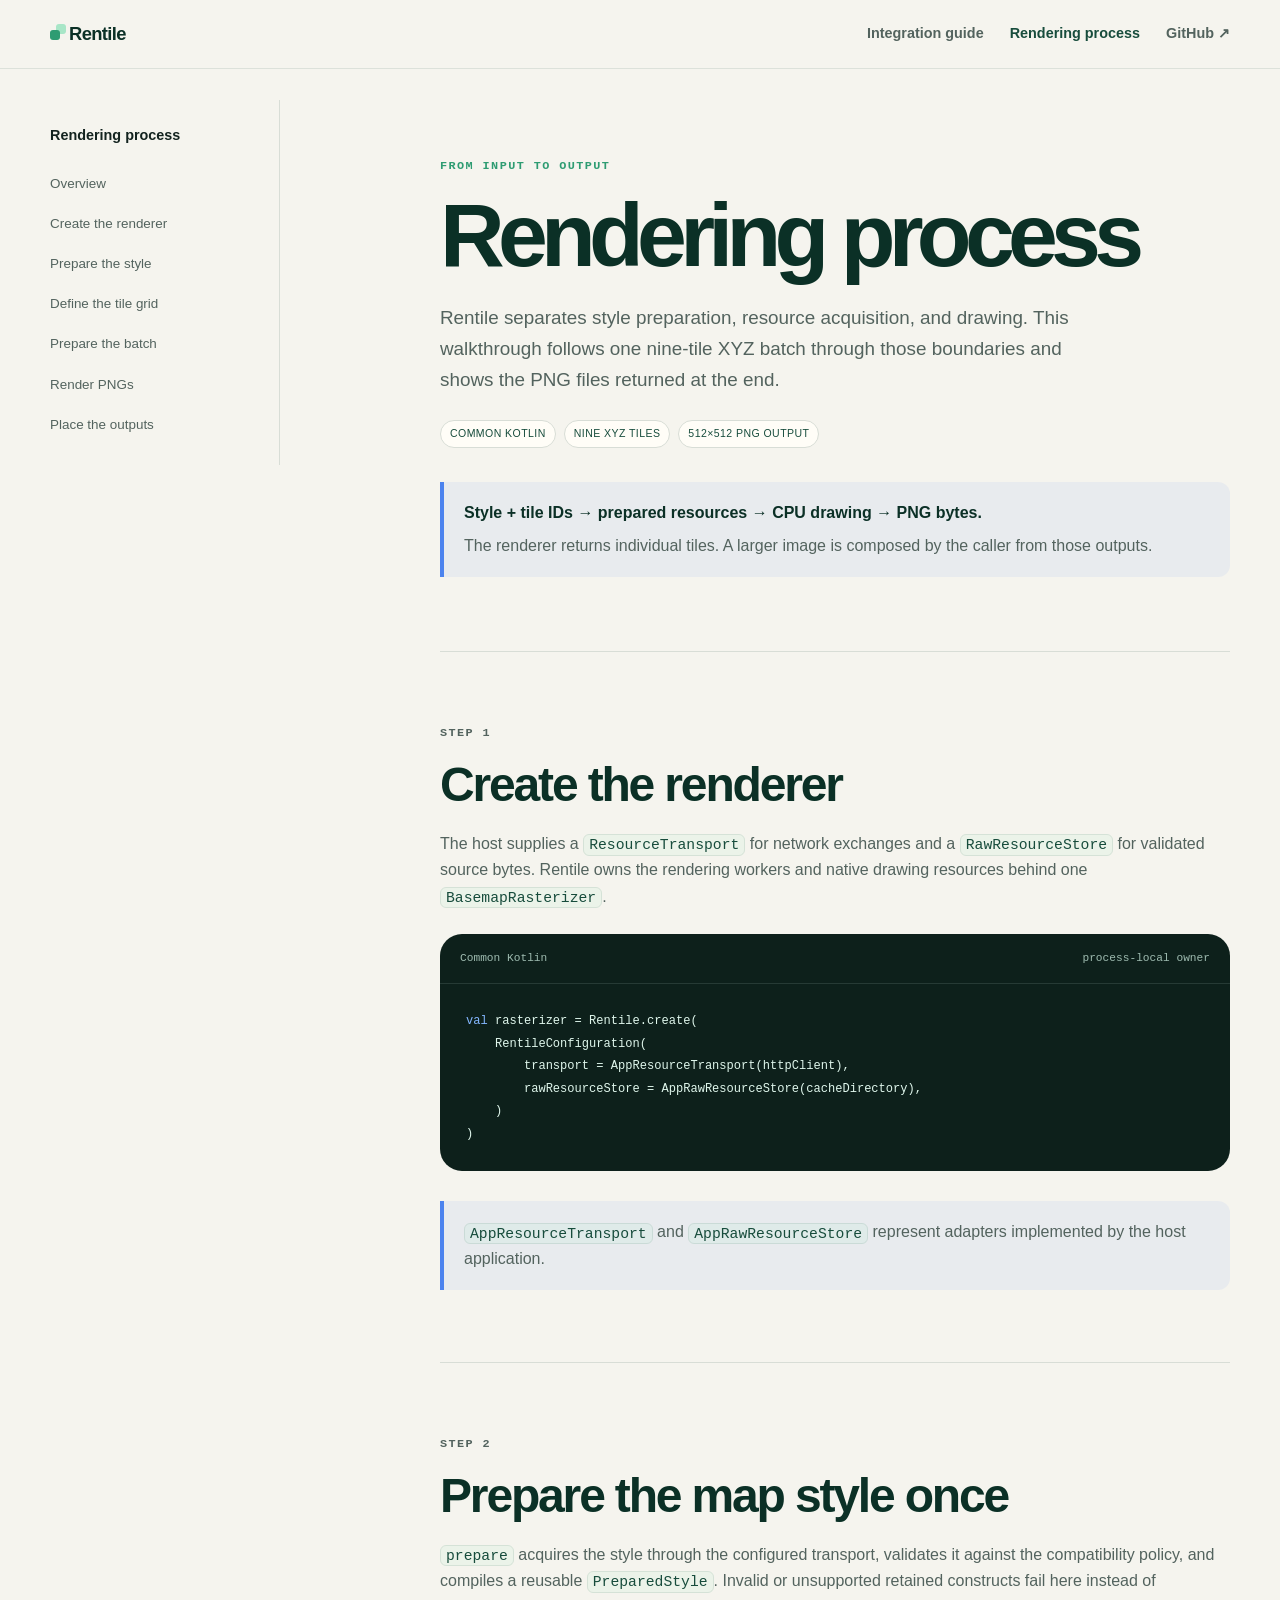
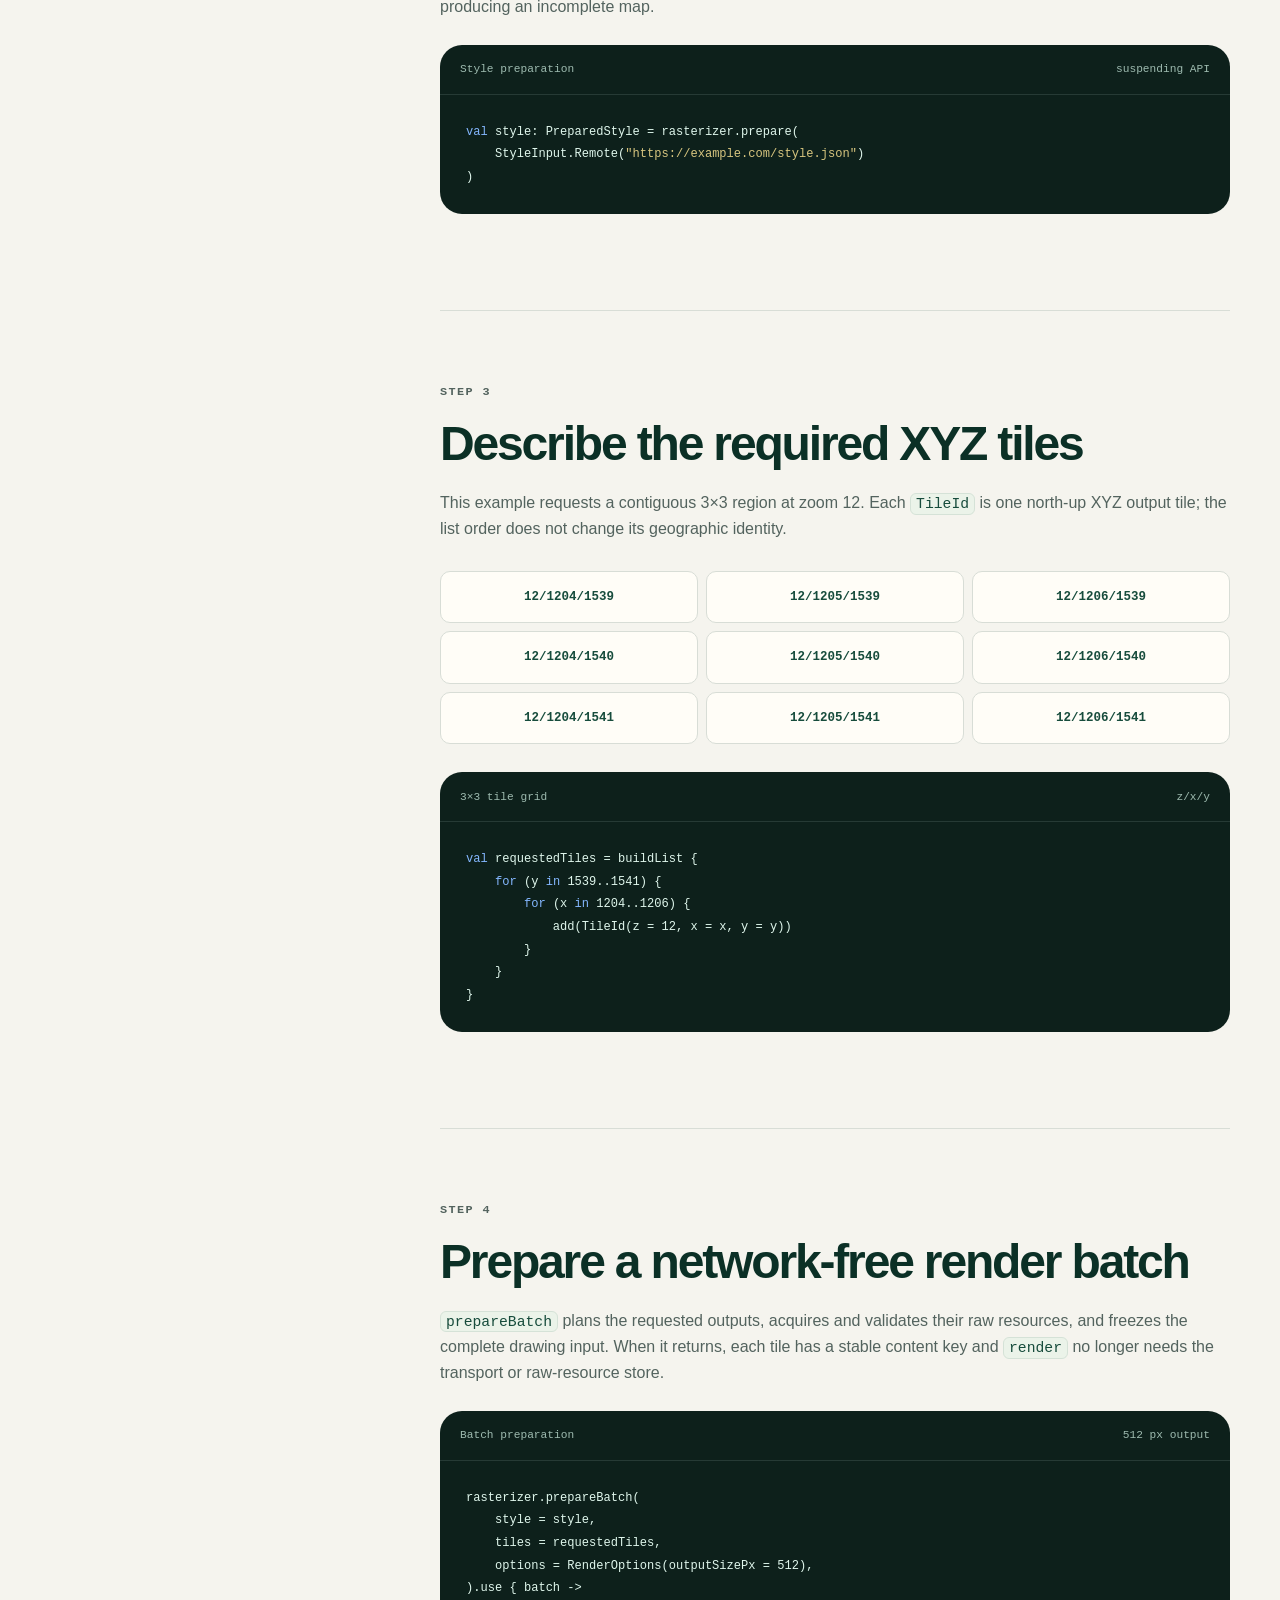
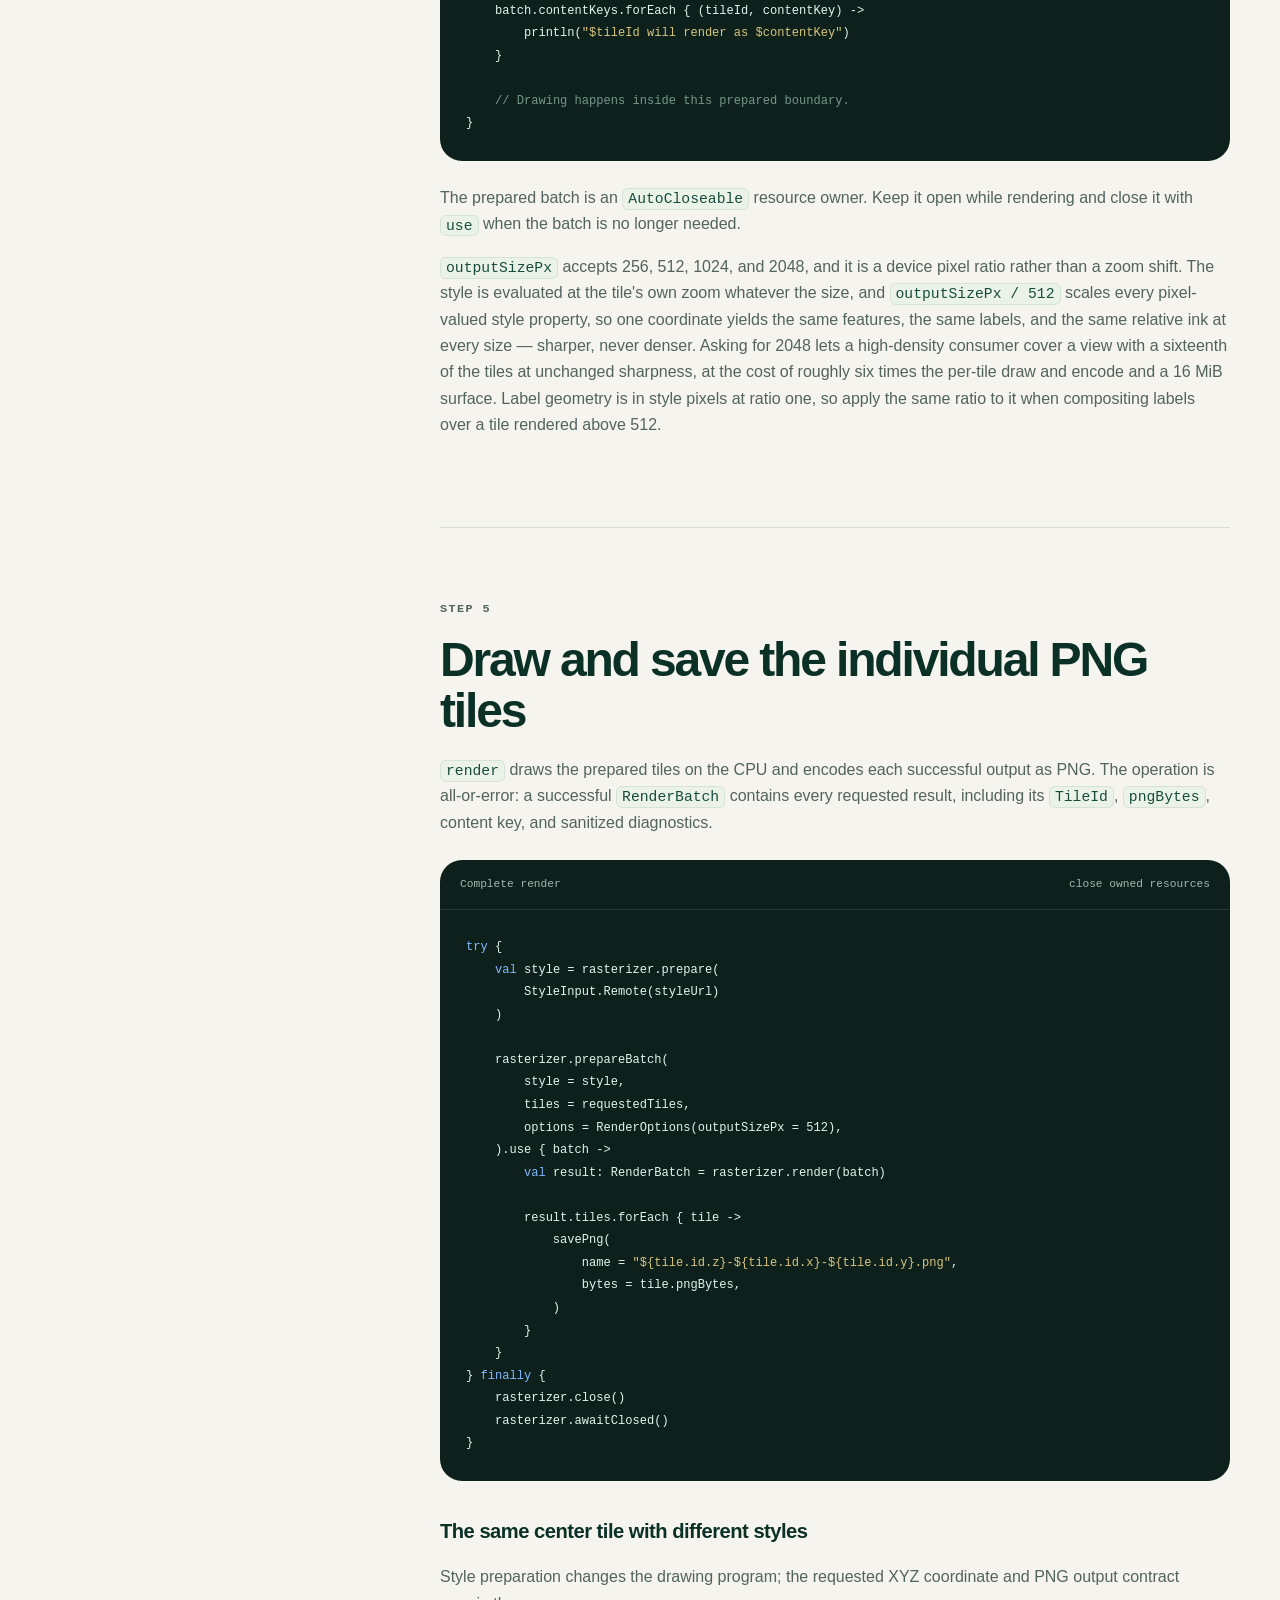
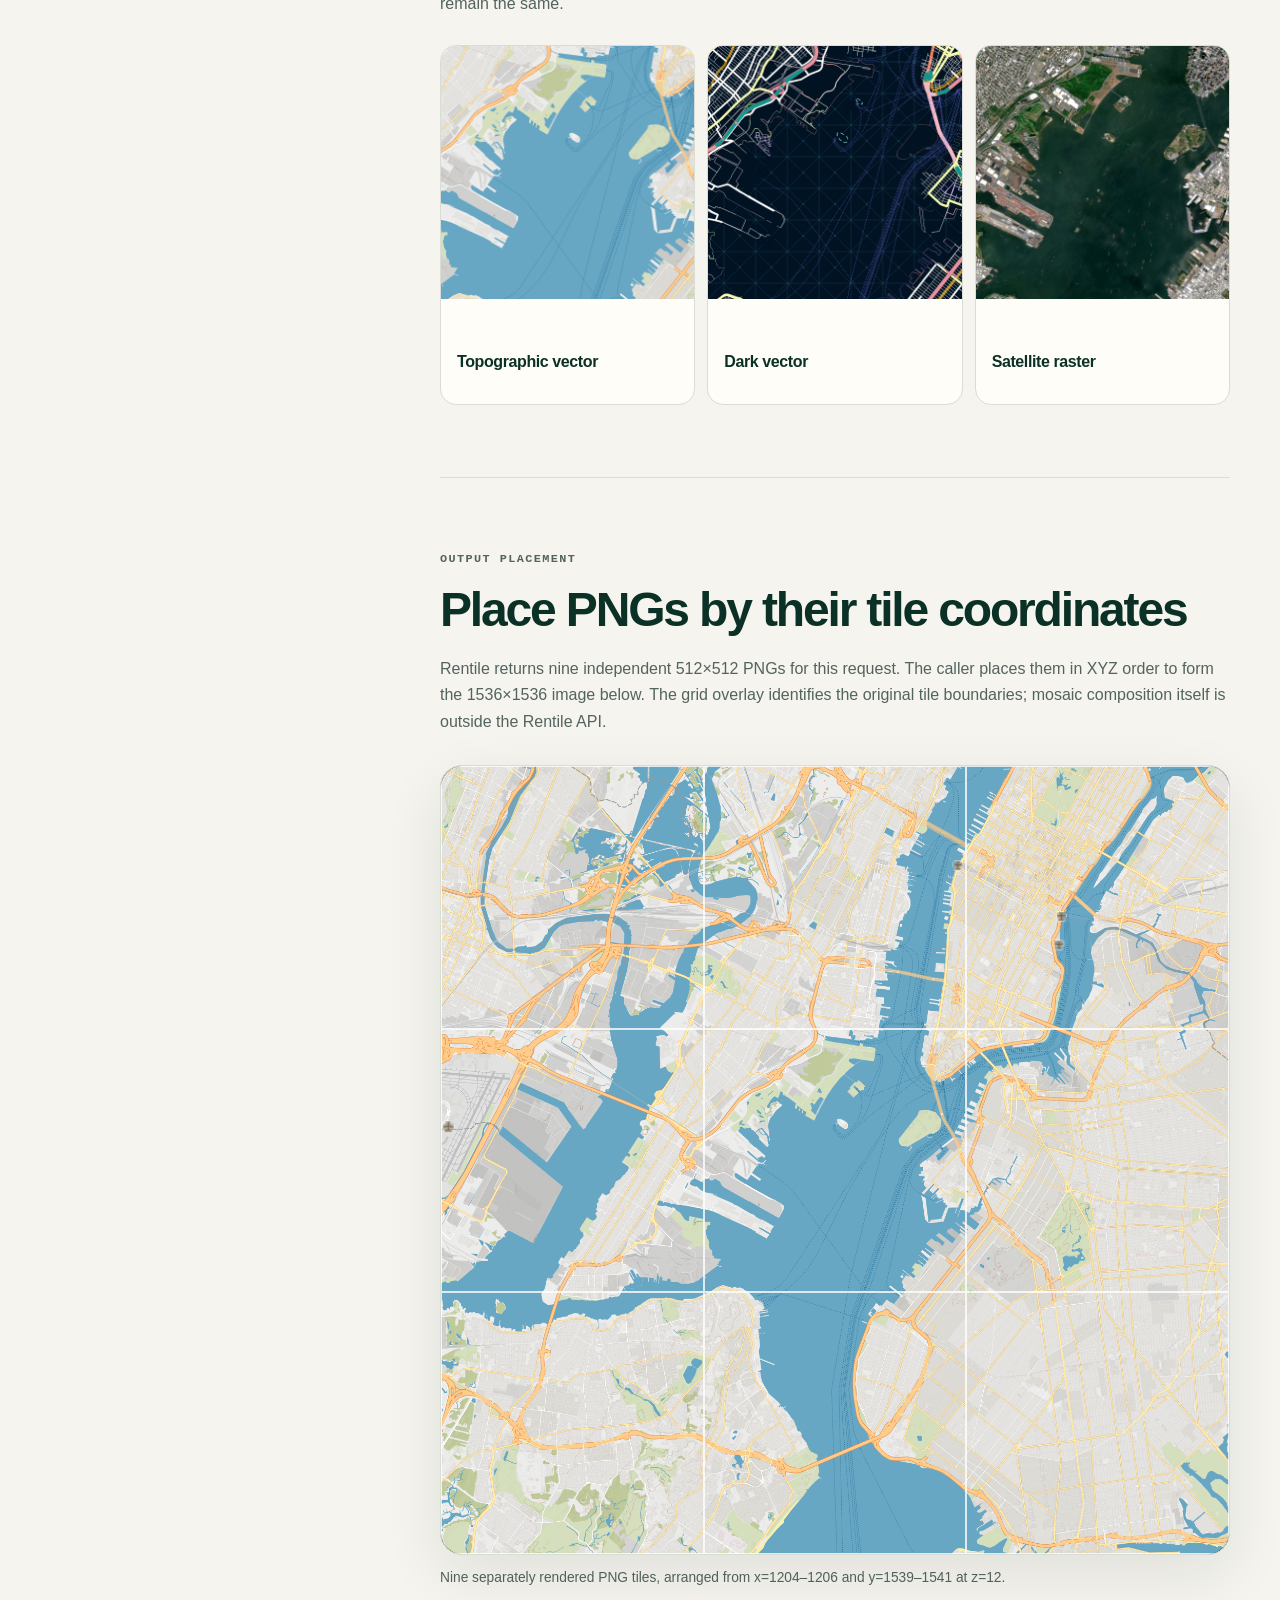
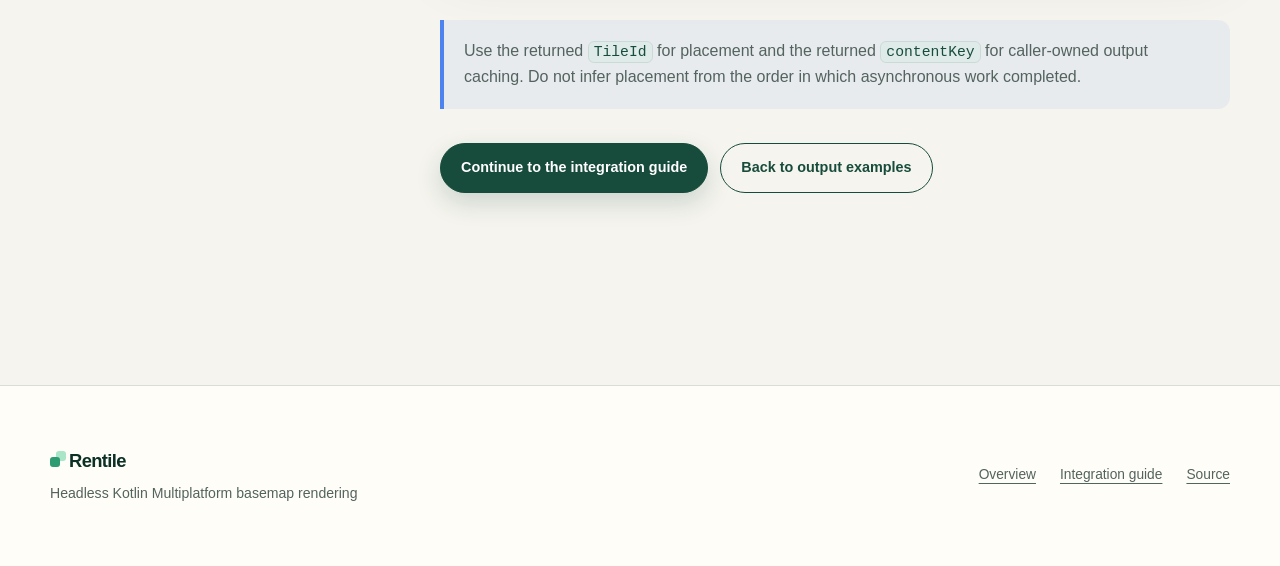
<file: docs/rendering.html>
<!DOCTYPE html>
<html lang="en">
<head>
  <meta charset="UTF-8" />
  <meta name="viewport" content="width=device-width, initial-scale=1.0" />
  <title>Rendering process — Rentile</title>
  <meta name="description" content="Follow the Rentile rendering process from a prepared map style and XYZ tile batch to individual PNG tiles and a composed mosaic." />
  <meta name="theme-color" content="#0b3026" />
  <link rel="canonical" href="https://rohittp.com/rentile/rendering.html" />
  <link rel="stylesheet" href="style.css" />

  <meta property="og:type" content="article" />
  <meta property="og:site_name" content="Rentile" />
  <meta property="og:title" content="Rendering process — Rentile" />
  <meta property="og:description" content="See how Rentile prepares a style and tile batch, draws each XYZ tile, and returns PNG bytes." />
  <meta property="og:url" content="https://rohittp.com/rentile/rendering.html" />
  <meta property="og:image" content="https://rohittp.com/rentile/og.png" />
  <meta property="og:image:alt" content="Rentile — Basemap tiles. No map view." />
  <meta name="twitter:card" content="summary_large_image" />
  <meta name="twitter:title" content="Rendering process — Rentile" />
  <meta name="twitter:description" content="From map style and XYZ coordinates to individual PNG tiles." />
  <meta name="twitter:image" content="https://rohittp.com/rentile/og.png" />
</head>
<body>
  <nav class="site-nav" aria-label="Primary navigation">
    <div class="nav-inner">
      <a class="nav-brand" href="index.html">Rentile</a>
      <div class="nav-links">
        <a href="kmp.html">Integration guide</a>
        <a class="active" href="rendering.html" aria-current="page">Rendering process</a>
        <a href="https://github.com/rohittp0/rentile" target="_blank" rel="noopener noreferrer">GitHub <span aria-hidden="true">↗</span></a>
      </div>
    </div>
  </nav>

  <main class="docs-shell">
    <aside class="docs-sidebar" aria-label="On this page">
      <p class="sidebar-title">Rendering process</p>
      <a href="#overview">Overview</a>
      <a href="#renderer">Create the renderer</a>
      <a href="#style">Prepare the style</a>
      <a href="#tiles">Define the tile grid</a>
      <a href="#batch">Prepare the batch</a>
      <a href="#render">Render PNGs</a>
      <a href="#mosaic">Place the outputs</a>
    </aside>

    <article class="docs-content">
      <header class="docs-header" id="overview">
        <p class="eyebrow">From input to output</p>
        <h1>Rendering process</h1>
        <p class="docs-lead">
          Rentile separates style preparation, resource acquisition, and drawing. This walkthrough
          follows one nine-tile XYZ batch through those boundaries and shows the PNG files returned
          at the end.
        </p>
        <div class="tag-row">
          <span class="tag">Common Kotlin</span>
          <span class="tag">Nine XYZ tiles</span>
          <span class="tag">512×512 PNG output</span>
        </div>
        <div class="callout process-summary">
          <strong>Style + tile IDs → prepared resources → CPU drawing → PNG bytes.</strong>
          The renderer returns individual tiles. A larger image is composed by the caller from
          those outputs.
        </div>
      </header>

      <section class="doc-section" id="renderer">
        <p class="doc-label">Step 1</p>
        <h2>Create the renderer</h2>
        <p>
          The host supplies a <code>ResourceTransport</code> for network exchanges and a
          <code>RawResourceStore</code> for validated source bytes. Rentile owns the rendering
          workers and native drawing resources behind one <code>BasemapRasterizer</code>.
        </p>
        <div class="code-card doc-code">
          <div class="code-head"><span>Common Kotlin</span><span>process-local owner</span></div>
          <pre><code><span class="kw">val</span> rasterizer = Rentile.create(
    RentileConfiguration(
        transport = AppResourceTransport(httpClient),
        rawResourceStore = AppRawResourceStore(cacheDirectory),
    )
)</code></pre>
        </div>
        <div class="callout">
          <code>AppResourceTransport</code> and <code>AppRawResourceStore</code> represent adapters
          implemented by the host application.
        </div>
      </section>

      <section class="doc-section" id="style">
        <p class="doc-label">Step 2</p>
        <h2>Prepare the map style once</h2>
        <p>
          <code>prepare</code> acquires the style through the configured transport, validates it
          against the compatibility policy, and compiles a reusable <code>PreparedStyle</code>.
          Invalid or unsupported retained constructs fail here instead of producing an incomplete map.
        </p>
        <div class="code-card doc-code">
          <div class="code-head"><span>Style preparation</span><span>suspending API</span></div>
          <pre><code><span class="kw">val</span> style: PreparedStyle = rasterizer.prepare(
    StyleInput.Remote(<span class="str">"https://example.com/style.json"</span>)
)</code></pre>
        </div>
      </section>

      <section class="doc-section" id="tiles">
        <p class="doc-label">Step 3</p>
        <h2>Describe the required XYZ tiles</h2>
        <p>
          This example requests a contiguous 3×3 region at zoom 12. Each <code>TileId</code> is one
          north-up XYZ output tile; the list order does not change its geographic identity.
        </p>
        <div class="tile-coordinate-grid" aria-label="Nine XYZ tile coordinates at zoom 12">
          <code>12/1204/1539</code>
          <code>12/1205/1539</code>
          <code>12/1206/1539</code>
          <code>12/1204/1540</code>
          <code>12/1205/1540</code>
          <code>12/1206/1540</code>
          <code>12/1204/1541</code>
          <code>12/1205/1541</code>
          <code>12/1206/1541</code>
        </div>
        <div class="code-card doc-code">
          <div class="code-head"><span>3×3 tile grid</span><span>z/x/y</span></div>
          <pre><code><span class="kw">val</span> requestedTiles = buildList {
    <span class="kw">for</span> (y <span class="kw">in</span> 1539..1541) {
        <span class="kw">for</span> (x <span class="kw">in</span> 1204..1206) {
            add(TileId(z = 12, x = x, y = y))
        }
    }
}</code></pre>
        </div>
      </section>

      <section class="doc-section" id="batch">
        <p class="doc-label">Step 4</p>
        <h2>Prepare a network-free render batch</h2>
        <p>
          <code>prepareBatch</code> plans the requested outputs, acquires and validates their raw
          resources, and freezes the complete drawing input. When it returns, each tile has a stable
          content key and <code>render</code> no longer needs the transport or raw-resource store.
        </p>
        <div class="code-card doc-code">
          <div class="code-head"><span>Batch preparation</span><span>512 px output</span></div>
          <pre><code>rasterizer.prepareBatch(
    style = style,
    tiles = requestedTiles,
    options = RenderOptions(outputSizePx = 512),
).use { batch -&gt;
    batch.contentKeys.forEach { (tileId, contentKey) -&gt;
        println(<span class="str">"$tileId will render as $contentKey"</span>)
    }

    <span class="comment">// Drawing happens inside this prepared boundary.</span>
}</code></pre>
        </div>
        <p>
          The prepared batch is an <code>AutoCloseable</code> resource owner. Keep it open while
          rendering and close it with <code>use</code> when the batch is no longer needed.
        </p>
        <p>
          <code>outputSizePx</code> accepts 256, 512, 1024, and 2048, and it is a device pixel ratio
          rather than a zoom shift. The style is evaluated at the tile's own zoom whatever the size,
          and <code>outputSizePx / 512</code> scales every pixel-valued style property, so one
          coordinate yields the same features, the same labels, and the same relative ink at every
          size &mdash; sharper, never denser. Asking for 2048 lets a high-density consumer cover a
          view with a sixteenth of the tiles at unchanged sharpness, at the cost of roughly six
          times the per-tile draw and encode and a 16&nbsp;MiB surface. Label geometry is in style
          pixels at ratio one, so apply the same ratio to it when compositing labels over a tile
          rendered above 512.
        </p>
      </section>

      <section class="doc-section" id="render">
        <p class="doc-label">Step 5</p>
        <h2>Draw and save the individual PNG tiles</h2>
        <p>
          <code>render</code> draws the prepared tiles on the CPU and encodes each successful output
          as PNG. The operation is all-or-error: a successful <code>RenderBatch</code> contains every
          requested result, including its <code>TileId</code>, <code>pngBytes</code>, content key, and
          sanitized diagnostics.
        </p>
        <div class="code-card doc-code">
          <div class="code-head"><span>Complete render</span><span>close owned resources</span></div>
          <pre><code><span class="kw">try</span> {
    <span class="kw">val</span> style = rasterizer.prepare(
        StyleInput.Remote(styleUrl)
    )

    rasterizer.prepareBatch(
        style = style,
        tiles = requestedTiles,
        options = RenderOptions(outputSizePx = 512),
    ).use { batch -&gt;
        <span class="kw">val</span> result: RenderBatch = rasterizer.render(batch)

        result.tiles.forEach { tile -&gt;
            savePng(
                name = <span class="str">"${tile.id.z}-${tile.id.x}-${tile.id.y}.png"</span>,
                bytes = tile.pngBytes,
            )
        }
    }
} <span class="kw">finally</span> {
    rasterizer.close()
    rasterizer.awaitClosed()
}</code></pre>
        </div>

        <h3>The same center tile with different styles</h3>
        <p>
          Style preparation changes the drawing program; the requested XYZ coordinate and PNG
          output contract remain the same.
        </p>
        <div class="render-grid process-output-grid">
          <figure class="render-card">
            <img src="examples/topo-z12-1205-1540.png" width="512" height="512" loading="lazy" alt="Topographic vector rendering of the center XYZ tile" />
            <figcaption><h3>Topographic vector</h3></figcaption>
          </figure>
          <figure class="render-card">
            <img src="examples/glow-z12-1205-1540.png" width="512" height="512" loading="lazy" alt="Dark vector rendering of the center XYZ tile" />
            <figcaption><h3>Dark vector</h3></figcaption>
          </figure>
          <figure class="render-card">
            <img src="examples/satellite-z12-1205-1540.png" width="512" height="512" loading="lazy" alt="Satellite raster rendering of the center XYZ tile" />
            <figcaption><h3>Satellite raster</h3></figcaption>
          </figure>
        </div>
      </section>

      <section class="doc-section" id="mosaic">
        <p class="doc-label">Output placement</p>
        <h2>Place PNGs by their tile coordinates</h2>
        <p>
          Rentile returns nine independent 512×512 PNGs for this request. The caller places them
          in XYZ order to form the 1536×1536 image below. The grid overlay identifies the original
          tile boundaries; mosaic composition itself is outside the Rentile API.
        </p>
        <figure class="mosaic-figure">
          <div class="mosaic-frame">
            <img
              src="examples/topographic-nine-tile-mosaic.png"
              width="1536"
              height="1536"
              loading="lazy"
              alt="Nine topographic PNG tiles placed as a contiguous three by three mosaic"
            />
            <span class="mosaic-grid-overlay" aria-hidden="true">
              <i></i><i></i><i></i>
              <i></i><i></i><i></i>
              <i></i><i></i><i></i>
            </span>
          </div>
          <figcaption>
            Nine separately rendered PNG tiles, arranged from x=1204–1206 and y=1539–1541 at z=12.
          </figcaption>
        </figure>
        <div class="callout">
          Use the returned <code>TileId</code> for placement and the returned
          <code>contentKey</code> for caller-owned output caching. Do not infer placement from the
          order in which asynchronous work completed.
        </div>
        <div class="doc-actions">
          <a class="button primary" href="kmp.html#render">Continue to the integration guide</a>
          <a class="button secondary" href="index.html#rendered-output">Back to output examples</a>
        </div>
      </section>
    </article>
  </main>

  <footer class="site-footer">
    <div class="shell footer-inner">
      <div>
        <a class="footer-brand" href="index.html">Rentile</a>
        <p class="footer-meta">Headless Kotlin Multiplatform basemap rendering</p>
      </div>
      <div class="footer-links">
        <a href="index.html">Overview</a>
        <a href="kmp.html">Integration guide</a>
        <a href="https://github.com/rohittp0/rentile" target="_blank" rel="noopener noreferrer">Source</a>
      </div>
    </div>
  </footer>
</body>
</html>
</file>
<file: docs/style.css>
:root {
  --ink: #13231f;
  --ink-soft: #53635e;
  --paper: #f5f4ee;
  --surface: #fffdf7;
  --line: #d8ddd6;
  --forest: #174c3c;
  --forest-deep: #0b3026;
  --mint: #a8e6c7;
  --blue: #4c83ee;
  --green: #2e9c72;
  --orange: #db7948;
  --purple: #8a6bd1;
  --code: #0d201b;
  --code-ink: #dff6ec;
  --shadow: 0 20px 60px rgba(19, 35, 31, 0.09);
  --radius: 22px;
  --mono: "SFMono-Regular", Consolas, "Liberation Mono", monospace;
  --sans: Inter, ui-sans-serif, -apple-system, BlinkMacSystemFont, "Segoe UI", sans-serif;
}

* { box-sizing: border-box; }

html {
  scroll-behavior: smooth;
  scroll-padding-top: 88px;
}

body {
  margin: 0;
  color: var(--ink);
  background: var(--paper);
  font-family: var(--sans);
  font-size: 16px;
  line-height: 1.65;
  text-rendering: optimizeLegibility;
}

a { color: inherit; text-decoration-thickness: 1px; text-underline-offset: 4px; }
a:focus-visible, button:focus-visible { outline: 3px solid var(--blue); outline-offset: 4px; }
code, pre { font-family: var(--mono); }
code { font-size: 0.92em; }
p code, li code, td code, .callout code, .draft-banner code {
  padding: 0.12em 0.34em;
  border: 1px solid rgba(23, 76, 60, 0.1);
  border-radius: 6px;
  color: var(--forest);
  background: rgba(168, 230, 199, 0.14);
}

.shell {
  width: min(1180px, calc(100% - 48px));
  margin-inline: auto;
}

.site-nav {
  position: sticky;
  top: 0;
  z-index: 20;
  border-bottom: 1px solid rgba(216, 221, 214, 0.85);
  background: rgba(245, 244, 238, 0.9);
  backdrop-filter: blur(14px);
}

.nav-inner {
  width: min(1180px, calc(100% - 48px));
  min-height: 68px;
  margin-inline: auto;
  display: flex;
  align-items: center;
  justify-content: space-between;
  gap: 24px;
}

.nav-brand, .footer-brand {
  color: var(--forest-deep);
  font-size: 1.15rem;
  font-weight: 850;
  letter-spacing: -0.035em;
  text-decoration: none;
}

.nav-brand::before, .footer-brand::before {
  content: "";
  display: inline-block;
  width: 10px;
  height: 10px;
  margin-right: 9px;
  border-radius: 3px;
  background: var(--green);
  box-shadow: 6px -6px 0 var(--mint);
}

.nav-links {
  display: flex;
  align-items: center;
  gap: 26px;
  color: var(--ink-soft);
  font-size: 0.9rem;
  font-weight: 680;
}

.nav-links a { text-decoration: none; }
.nav-links a:hover, .nav-links a.active { color: var(--forest); }

.hero {
  min-height: 640px;
  padding-block: 88px 72px;
  display: grid;
  grid-template-columns: 1.12fr 0.88fr;
  align-items: center;
  gap: 72px;
}

.eyebrow, .doc-label {
  margin: 0 0 16px;
  color: var(--green);
  font-family: var(--mono);
  font-size: 0.74rem;
  font-weight: 800;
  letter-spacing: 0.12em;
  text-transform: uppercase;
}

.hero h1, .docs-header h1 {
  margin: 0;
  color: var(--forest-deep);
  font-size: clamp(3.5rem, 7vw, 6.8rem);
  font-weight: 830;
  letter-spacing: -0.075em;
  line-height: 0.94;
}

.hero h1 em {
  color: var(--green);
  font-family: Georgia, "Times New Roman", serif;
  font-weight: 500;
}

.hero-lead {
  max-width: 670px;
  margin: 30px 0 0;
  color: var(--ink-soft);
  font-size: 1.12rem;
}

.hero-actions, .doc-actions {
  margin-top: 34px;
  display: flex;
  flex-wrap: wrap;
  gap: 12px;
}

.button {
  min-height: 48px;
  padding: 12px 20px;
  display: inline-flex;
  align-items: center;
  justify-content: center;
  border: 1px solid var(--forest);
  border-radius: 999px;
  font-size: 0.9rem;
  font-weight: 760;
  text-decoration: none;
  transition: transform 160ms ease, box-shadow 160ms ease, background 160ms ease;
}

.button:hover { transform: translateY(-2px); }
.button.primary { color: #fff; background: var(--forest); box-shadow: 0 10px 24px rgba(23, 76, 60, 0.18); }
.button.primary:hover { background: var(--forest-deep); }
.button.secondary { color: var(--forest); background: transparent; }
.button.secondary:hover { background: var(--surface); }

.pipeline-card {
  position: relative;
  min-height: 440px;
  overflow: hidden;
  border: 1px solid rgba(168, 230, 199, 0.45);
  border-radius: 32px;
  background: var(--forest-deep);
  box-shadow: var(--shadow);
}

.pipeline-grid {
  position: absolute;
  inset: 0;
  opacity: 0.16;
  background-image:
    linear-gradient(rgba(168, 230, 199, 0.5) 1px, transparent 1px),
    linear-gradient(90deg, rgba(168, 230, 199, 0.5) 1px, transparent 1px);
  background-size: 42px 42px;
  transform: perspective(500px) rotateX(58deg) scale(1.45) translateY(58px);
}

.pipeline-card::after {
  content: "";
  position: absolute;
  width: 240px;
  height: 240px;
  right: -70px;
  top: -70px;
  border-radius: 50%;
  background: rgba(76, 131, 238, 0.25);
  filter: blur(12px);
}

.pipeline-content {
  position: relative;
  z-index: 1;
  padding: 42px;
  color: #f3fff9;
}

.pipeline-label {
  color: var(--mint);
  font-family: var(--mono);
  font-size: 0.72rem;
  font-weight: 800;
  letter-spacing: 0.15em;
}

.pipeline-content ol { margin: 42px 0; padding: 0; list-style: none; }
.pipeline-content li {
  padding: 14px 0;
  display: grid;
  grid-template-columns: 46px 1fr;
  border-bottom: 1px solid rgba(223, 246, 236, 0.14);
  font-size: 1.05rem;
  font-weight: 650;
}
.pipeline-content li span { color: var(--mint); font-family: var(--mono); font-size: 0.72rem; }

.tile-strip {
  display: grid;
  grid-template-columns: repeat(6, 1fr);
  gap: 8px;
}
.tile-strip i { aspect-ratio: 1; border-radius: 7px; background: var(--mint); opacity: 0.32; }
.tile-strip i:nth-child(2), .tile-strip i:nth-child(5) { opacity: 0.75; }
.tile-strip i:nth-child(3) { background: var(--blue); opacity: 0.86; }

.band { border-block: 1px solid var(--line); background: rgba(255, 253, 247, 0.65); }
.platform-row {
  min-height: 80px;
  display: flex;
  align-items: center;
  justify-content: space-between;
  gap: 20px;
  overflow-x: auto;
  color: var(--ink-soft);
  font-family: var(--mono);
  font-size: 0.72rem;
  font-weight: 750;
  white-space: nowrap;
}

.section { padding-block: 112px; }
.section-heading { max-width: 760px; margin-bottom: 46px; }
.section-heading.compact { max-width: 620px; }
.section h2, .cta h2, .contract-copy h2 {
  margin: 0;
  color: var(--forest-deep);
  font-size: clamp(2.2rem, 4vw, 4rem);
  letter-spacing: -0.055em;
  line-height: 1.02;
}
.section-heading > p:last-child { max-width: 660px; margin-top: 20px; color: var(--ink-soft); font-size: 1.06rem; }

.install-grid, .contract-section {
  display: grid;
  grid-template-columns: 1.3fr 0.7fr;
  gap: 22px;
  align-items: stretch;
}

.code-card {
  overflow: hidden;
  border-radius: var(--radius);
  color: var(--code-ink);
  background: var(--code);
  box-shadow: var(--shadow);
}

.code-head {
  min-height: 50px;
  padding: 0 20px;
  display: flex;
  align-items: center;
  justify-content: space-between;
  gap: 16px;
  border-bottom: 1px solid rgba(223, 246, 236, 0.12);
  color: #9ebbb0;
  font-family: var(--mono);
  font-size: 0.7rem;
}

.status-pill, .tag {
  padding: 4px 9px;
  border: 1px solid rgba(168, 230, 199, 0.35);
  border-radius: 999px;
  color: var(--mint);
  font-size: 0.66rem;
  letter-spacing: 0.04em;
  text-transform: uppercase;
}

pre { margin: 0; padding: 26px; overflow-x: auto; font-size: 0.82rem; line-height: 1.72; }
.kw { color: #84b7ff; }
.str { color: #d7c57f; }
.comment { color: #75978a; }

.status-card {
  padding: 32px;
  border: 1px solid var(--line);
  border-radius: var(--radius);
  background: var(--surface);
}
.status-card h3 { margin: 5px 0 14px; font-size: 1.55rem; letter-spacing: -0.03em; line-height: 1.2; }
.status-card p { color: var(--ink-soft); }
.status-card a, .text-link { color: var(--forest); font-weight: 760; }
.note-kicker { margin: 0; color: var(--green) !important; font-family: var(--mono); font-size: 0.7rem; font-weight: 800; text-transform: uppercase; }

.feature-grid {
  display: grid;
  grid-template-columns: repeat(2, 1fr);
  gap: 18px;
}
.feature-card {
  position: relative;
  min-height: 260px;
  padding: 34px;
  overflow: hidden;
  border: 1px solid var(--line);
  border-radius: var(--radius);
  background: var(--surface);
}
.feature-card::before { content: ""; position: absolute; inset: 0 auto 0 0; width: 4px; background: var(--card-accent); }
.accent-blue { --card-accent: var(--blue); }
.accent-green { --card-accent: var(--green); }
.accent-orange { --card-accent: var(--orange); }
.accent-purple { --card-accent: var(--purple); }
.feature-index { color: var(--card-accent); font-family: var(--mono); font-size: 0.72rem; font-weight: 800; }
.feature-card h3 { margin: 44px 0 12px; font-size: 1.35rem; letter-spacing: -0.035em; }
.feature-card p { margin: 0; color: var(--ink-soft); }

.output-section { border-top: 1px solid var(--line); }
.render-grid {
  display: grid;
  grid-template-columns: repeat(3, 1fr);
  gap: 18px;
}
.render-card {
  margin: 0;
  overflow: hidden;
  border: 1px solid var(--line);
  border-radius: var(--radius);
  background: var(--surface);
  box-shadow: var(--shadow);
}
.render-card img {
  display: block;
  width: 100%;
  height: auto;
  aspect-ratio: 1;
  object-fit: cover;
  background: var(--code);
}
.render-card figcaption { padding: 26px; }
.render-card h3 {
  margin: 0 0 9px;
  color: var(--forest-deep);
  font-size: 1.35rem;
  letter-spacing: -0.035em;
}
.render-card p { margin: 0; color: var(--ink-soft); font-size: 0.92rem; }
.render-actions { margin-top: 28px; }

.steps-grid {
  display: grid;
  grid-template-columns: repeat(3, 1fr);
  gap: 18px;
}
.step-card {
  padding: 30px;
  border: 1px solid var(--line);
  border-radius: var(--radius);
  background: var(--surface);
}
.step-card > span {
  width: 34px;
  height: 34px;
  display: inline-flex;
  align-items: center;
  justify-content: center;
  border-radius: 10px;
  color: var(--forest-deep);
  background: var(--mint);
  font-family: var(--mono);
  font-size: 0.76rem;
  font-weight: 800;
}
.step-card h3 { margin: 26px 0 10px; font-size: 1.22rem; letter-spacing: -0.03em; }
.step-card p { margin: 0; color: var(--ink-soft); }

.contract-section { padding-block: 128px; grid-template-columns: 0.82fr 1.18fr; align-items: center; gap: 70px; }
.contract-copy p:not(.eyebrow) { margin: 24px 0; color: var(--ink-soft); }
.contract-copy .example-note { font-size: 0.9rem; }
.code-card-large pre { min-height: 330px; display: flex; align-items: center; }

.boundaries { border-top: 1px solid var(--line); }
.ownership-grid { display: grid; grid-template-columns: repeat(2, 1fr); gap: 18px; }
.ownership-grid > div { padding: 34px; border: 1px solid var(--line); border-radius: var(--radius); background: var(--surface); }
.ownership-grid h3 { margin: 0 0 22px; font-size: 1.35rem; }
.check-list { margin: 0; padding: 0; list-style: none; }
.check-list li { position: relative; margin: 12px 0; padding-left: 25px; color: var(--ink-soft); }
.check-list li::before { content: "✓"; position: absolute; left: 0; color: var(--green); font-weight: 900; }
.check-list.muted li::before { content: "→"; color: var(--blue); }

.fit-section { border-top: 1px solid var(--line); }
.fit-grid > div:last-child { background: rgba(76, 131, 238, 0.04); }

.related-projects { border-top: 1px solid var(--line); }
.project-grid {
  display: grid;
  grid-template-columns: repeat(2, 1fr);
  gap: 18px;
}
.project-card {
  min-height: 290px;
  padding: 34px;
  display: flex;
  flex-direction: column;
  border: 1px solid var(--line);
  border-radius: var(--radius);
  background: var(--surface);
  text-decoration: none;
  transition: transform 160ms ease, border-color 160ms ease, box-shadow 160ms ease;
}
.project-card:hover {
  transform: translateY(-3px);
  border-color: var(--mint);
  box-shadow: var(--shadow);
}
.project-type {
  color: var(--green);
  font-family: var(--mono);
  font-size: 0.7rem;
  font-weight: 800;
  letter-spacing: 0.08em;
  text-transform: uppercase;
}
.project-card h3 { margin: 36px 0 12px; font-size: 1.8rem; letter-spacing: -0.045em; }
.project-card p { margin: 0; color: var(--ink-soft); }
.project-link { margin-top: auto; padding-top: 30px; color: var(--forest); font-weight: 760; }

.cta {
  margin-bottom: 112px;
  padding: 48px;
  display: flex;
  align-items: center;
  justify-content: space-between;
  gap: 30px;
  border-radius: 28px;
  color: #fff;
  background: var(--forest-deep);
}
.cta h2 { color: #fff; font-size: clamp(2rem, 4vw, 3.4rem); }
.cta .button.primary { color: var(--forest-deep); background: var(--mint); }

.site-footer { border-top: 1px solid var(--line); background: var(--surface); }
.footer-inner { min-height: 180px; display: flex; align-items: center; justify-content: space-between; gap: 40px; }
.footer-inner p { margin: 6px 0 0; color: var(--ink-soft); font-size: 0.88rem; }
.footer-links { display: flex; flex-wrap: wrap; gap: 24px; color: var(--ink-soft); font-size: 0.86rem; }

/* Reference page */
.docs-shell {
  width: min(1180px, calc(100% - 48px));
  margin-inline: auto;
  display: grid;
  grid-template-columns: 230px minmax(0, 790px);
  justify-content: space-between;
  gap: 72px;
}
.docs-sidebar {
  position: sticky;
  top: 100px;
  align-self: start;
  padding: 24px 0;
  display: flex;
  flex-direction: column;
  gap: 8px;
  border-right: 1px solid var(--line);
}
.docs-sidebar a { padding: 5px 18px 5px 0; color: var(--ink-soft); font-size: 0.84rem; text-decoration: none; }
.docs-sidebar a:hover { color: var(--forest); }
.sidebar-title { margin: 0 0 12px; color: var(--ink); font-size: 0.9rem; font-weight: 800; }
.docs-content { min-width: 0; padding-bottom: 120px; }
.docs-header { padding: 88px 0 74px; }
.docs-header h1 { font-size: clamp(3.2rem, 7vw, 6rem); }
.docs-lead { max-width: 670px; margin: 25px 0; color: var(--ink-soft); font-size: 1.18rem; }
.tag-row { display: flex; flex-wrap: wrap; gap: 8px; }
.tag { border-color: var(--line); color: var(--forest); background: var(--surface); }
.draft-banner, .callout {
  margin-top: 30px;
  padding: 18px 20px;
  border-left: 4px solid var(--blue);
  border-radius: 0 12px 12px 0;
  color: var(--ink-soft);
  background: rgba(76, 131, 238, 0.08);
}
.callout.warning { border-color: var(--orange); background: rgba(219, 121, 72, 0.08); }
.doc-section { padding: 72px 0; border-top: 1px solid var(--line); }
.doc-section h2 { margin: 0 0 20px; color: var(--forest-deep); font-size: clamp(2rem, 4vw, 3rem); letter-spacing: -0.045em; line-height: 1.06; }
.doc-section h3 { margin: 34px 0 12px; color: var(--forest-deep); font-size: 1.26rem; letter-spacing: -0.025em; }
.doc-section p { color: var(--ink-soft); }
.doc-code { margin: 24px 0; box-shadow: none; }
.table-wrap { margin-top: 28px; overflow-x: auto; border: 1px solid var(--line); border-radius: 16px; background: var(--surface); }
table { width: 100%; border-collapse: collapse; font-size: 0.88rem; }
th, td { padding: 16px 18px; border-bottom: 1px solid var(--line); text-align: left; vertical-align: top; }
th { color: var(--forest); background: rgba(168, 230, 199, 0.14); font-family: var(--mono); font-size: 0.7rem; letter-spacing: 0.05em; text-transform: uppercase; }
tbody tr:last-child td { border-bottom: 0; }
.two-column-list { display: grid; grid-template-columns: repeat(2, 1fr); gap: 18px; }
.two-column-list > div { padding: 26px; border: 1px solid var(--line); border-radius: 16px; background: var(--surface); }
.two-column-list h3 { margin-top: 0; }
.two-column-list ul { padding-left: 20px; color: var(--ink-soft); }
.two-column-list li { margin: 9px 0; }
.docs-ownership { margin: 26px 0; }
.doc-steps { margin: 28px 0; }
.doc-steps .step-card { padding: 24px; }
.doc-steps .step-card h3 { margin-top: 22px; }
.exception-grid { margin: 26px 0; display: grid; grid-template-columns: repeat(2, 1fr); gap: 10px; }
.exception-grid code { padding: 12px 14px; overflow-wrap: anywhere; border: 1px solid var(--line); border-radius: 10px; color: var(--forest); background: var(--surface); }

.process-summary { margin-top: 34px; }
.process-summary strong { display: block; margin-bottom: 7px; color: var(--forest-deep); }
.tile-coordinate-grid {
  margin: 28px 0;
  display: grid;
  grid-template-columns: repeat(3, minmax(0, 1fr));
  gap: 8px;
}
.tile-coordinate-grid code {
  padding: 15px 8px;
  border: 1px solid var(--line);
  border-radius: 10px;
  color: var(--forest);
  background: var(--surface);
  font-size: 0.78rem;
  font-weight: 700;
  text-align: center;
}
.process-output-grid { margin-top: 28px; gap: 12px; }
.process-output-grid .render-card { border-radius: 16px; box-shadow: none; }
.process-output-grid .render-card figcaption { padding: 16px; }
.process-output-grid .render-card h3 { font-size: 1rem; }
.mosaic-figure { margin: 30px 0; }
.mosaic-frame {
  position: relative;
  overflow: hidden;
  border: 1px solid var(--line);
  border-radius: var(--radius);
  background: var(--code);
  box-shadow: var(--shadow);
}
.mosaic-frame img { display: block; width: 100%; height: auto; }
.mosaic-grid-overlay {
  position: absolute;
  inset: 0;
  display: grid;
  grid-template-columns: repeat(3, 1fr);
  grid-template-rows: repeat(3, 1fr);
  pointer-events: none;
}
.mosaic-grid-overlay i { box-shadow: inset 0 0 0 1px rgba(255, 255, 255, 0.78); }
.mosaic-figure figcaption {
  margin-top: 12px;
  color: var(--ink-soft);
  font-size: 0.86rem;
}

.companion-note {
  margin-top: 50px;
  padding: 38px;
  border: 1px solid rgba(168, 230, 199, 0.45);
  border-radius: var(--radius);
  background: var(--forest-deep);
}
.companion-note h2 {
  margin: 0;
  color: #fff;
  font-size: clamp(1.8rem, 4vw, 2.6rem);
  letter-spacing: -0.045em;
  line-height: 1.08;
}
.companion-note p:not(.eyebrow) { margin: 18px 0 0; color: #cde3da; }
.companion-note a { color: var(--mint); font-weight: 760; }

@media (max-width: 940px) {
  .hero { grid-template-columns: 1fr; padding-top: 72px; gap: 50px; }
  .pipeline-card { min-height: 390px; }
  .install-grid, .contract-section { grid-template-columns: 1fr; }
  .contract-section { gap: 46px; }
  .docs-shell { grid-template-columns: 1fr; }
  .docs-sidebar { position: static; margin-top: 28px; padding: 16px; flex-direction: row; overflow-x: auto; border: 1px solid var(--line); border-radius: 14px; background: var(--surface); }
  .docs-sidebar a { white-space: nowrap; padding: 4px 7px; }
  .sidebar-title { display: none; }
  .docs-header { padding-top: 55px; }
}

@media (max-width: 680px) {
  .shell, .nav-inner, .docs-shell { width: min(100% - 30px, 1180px); }
  .nav-inner { min-height: 62px; }
  .nav-links { gap: 15px; font-size: 0.78rem; }
  .nav-links a:first-child { display: none; }
  .hero { min-height: auto; padding-block: 60px; }
  .hero h1 { font-size: clamp(3.1rem, 16vw, 5rem); }
  .hero-lead { font-size: 1rem; }
  .pipeline-content { padding: 30px; }
  .platform-row { min-height: 70px; }
  .section { padding-block: 78px; }
  .feature-grid, .ownership-grid, .two-column-list, .exception-grid, .steps-grid, .project-grid, .render-grid { grid-template-columns: 1fr; }
  .feature-card { min-height: 220px; }
  .project-card { min-height: 250px; }
  .contract-section { padding-block: 88px; }
  .code-card pre { font-size: 0.74rem; padding: 20px; }
  .cta { margin-bottom: 72px; padding: 32px; align-items: flex-start; flex-direction: column; }
  .footer-inner { min-height: 210px; align-items: flex-start; justify-content: center; flex-direction: column; }
  .docs-header h1 { font-size: 3.2rem; }
  .doc-section { padding: 58px 0; }
  .companion-note { padding: 30px; }
  .tile-coordinate-grid code { padding-inline: 3px; font-size: 0.62rem; }
}

@media (prefers-reduced-motion: reduce) {
  html { scroll-behavior: auto; }
  *, *::before, *::after { transition: none !important; }
}
</file>
